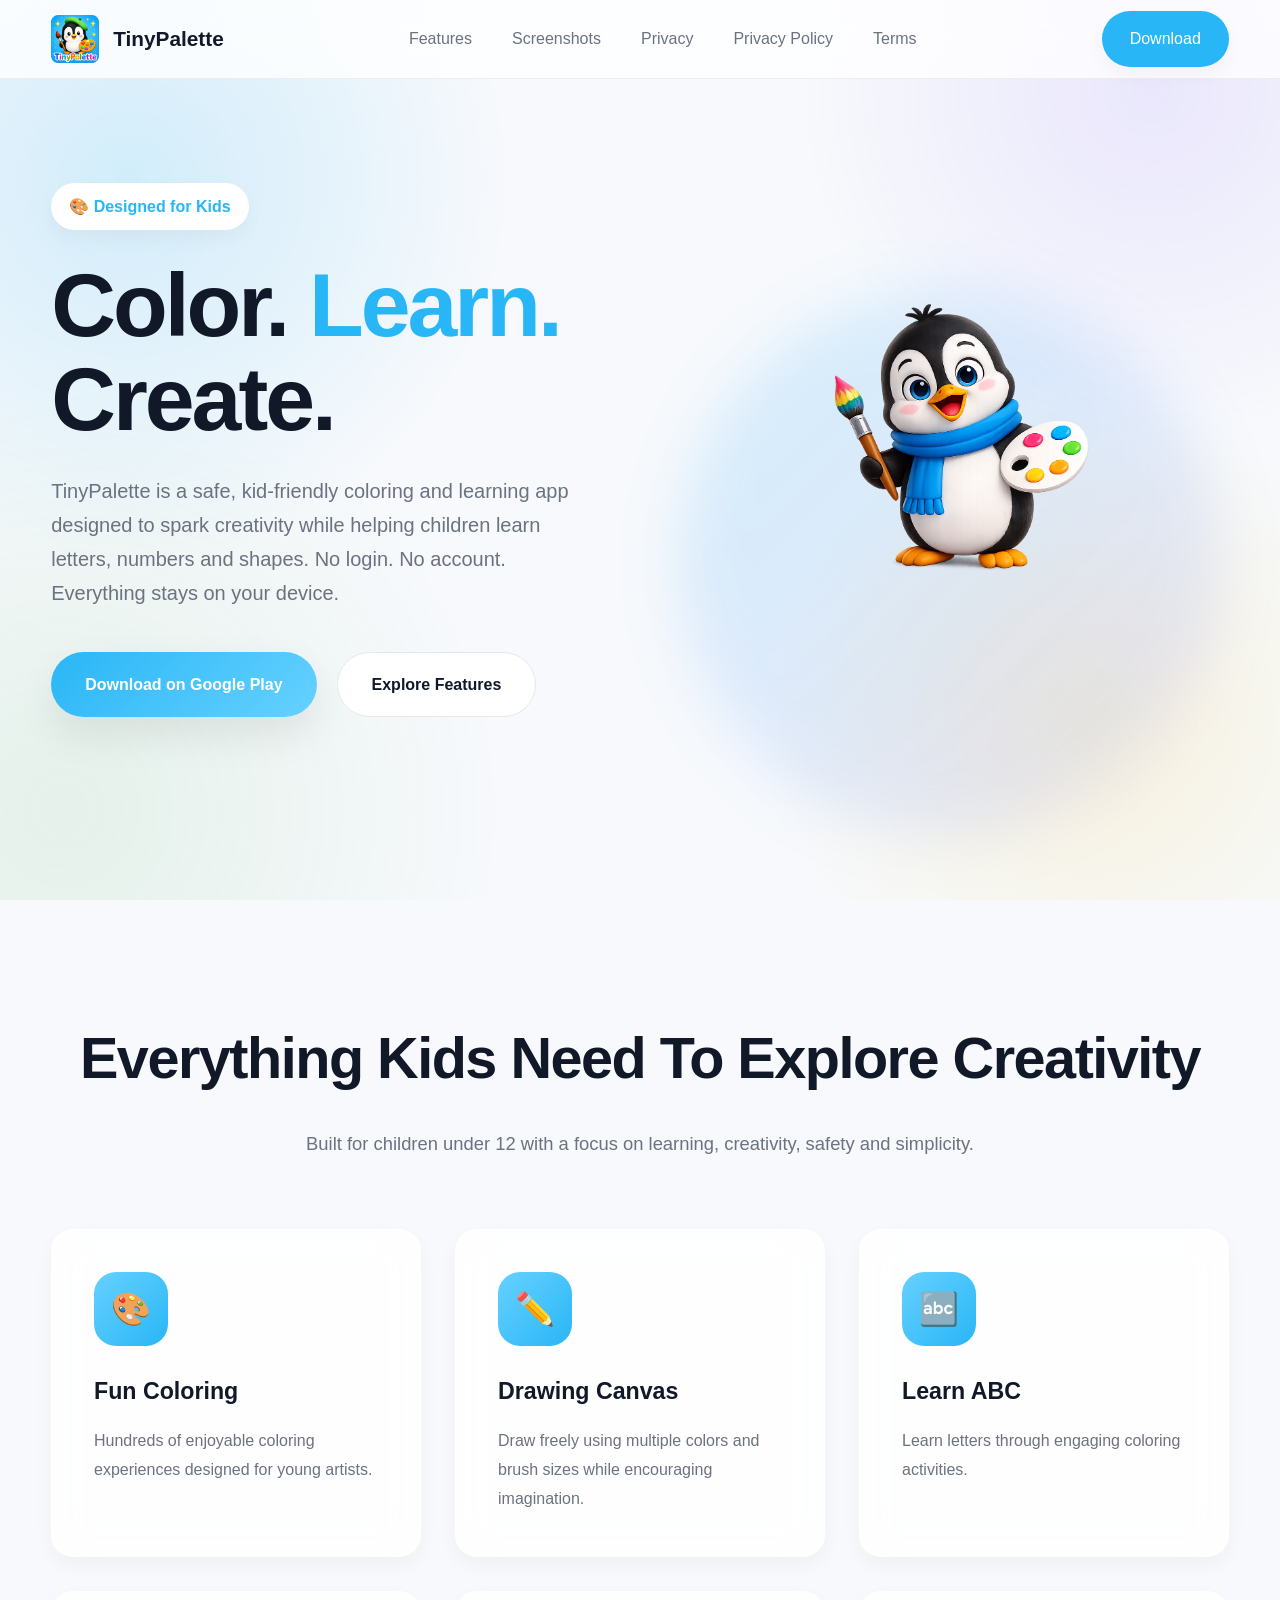
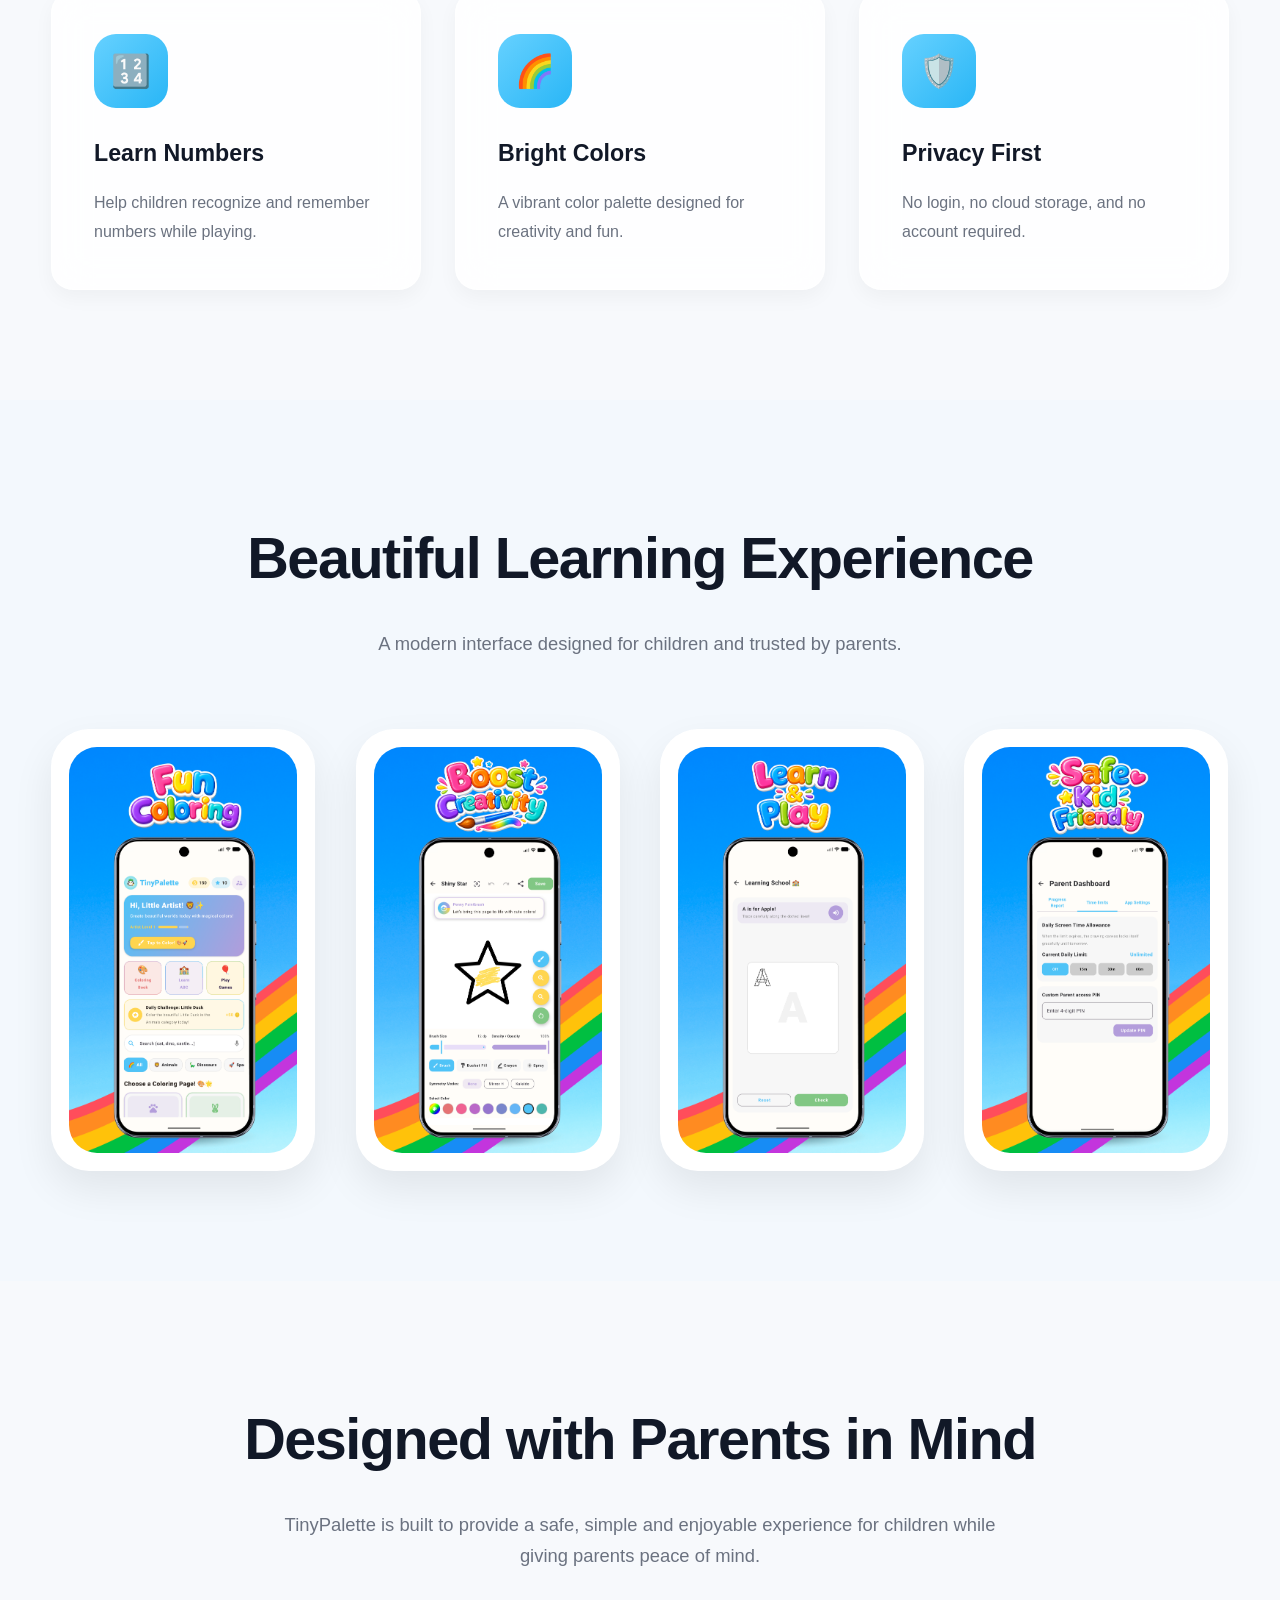
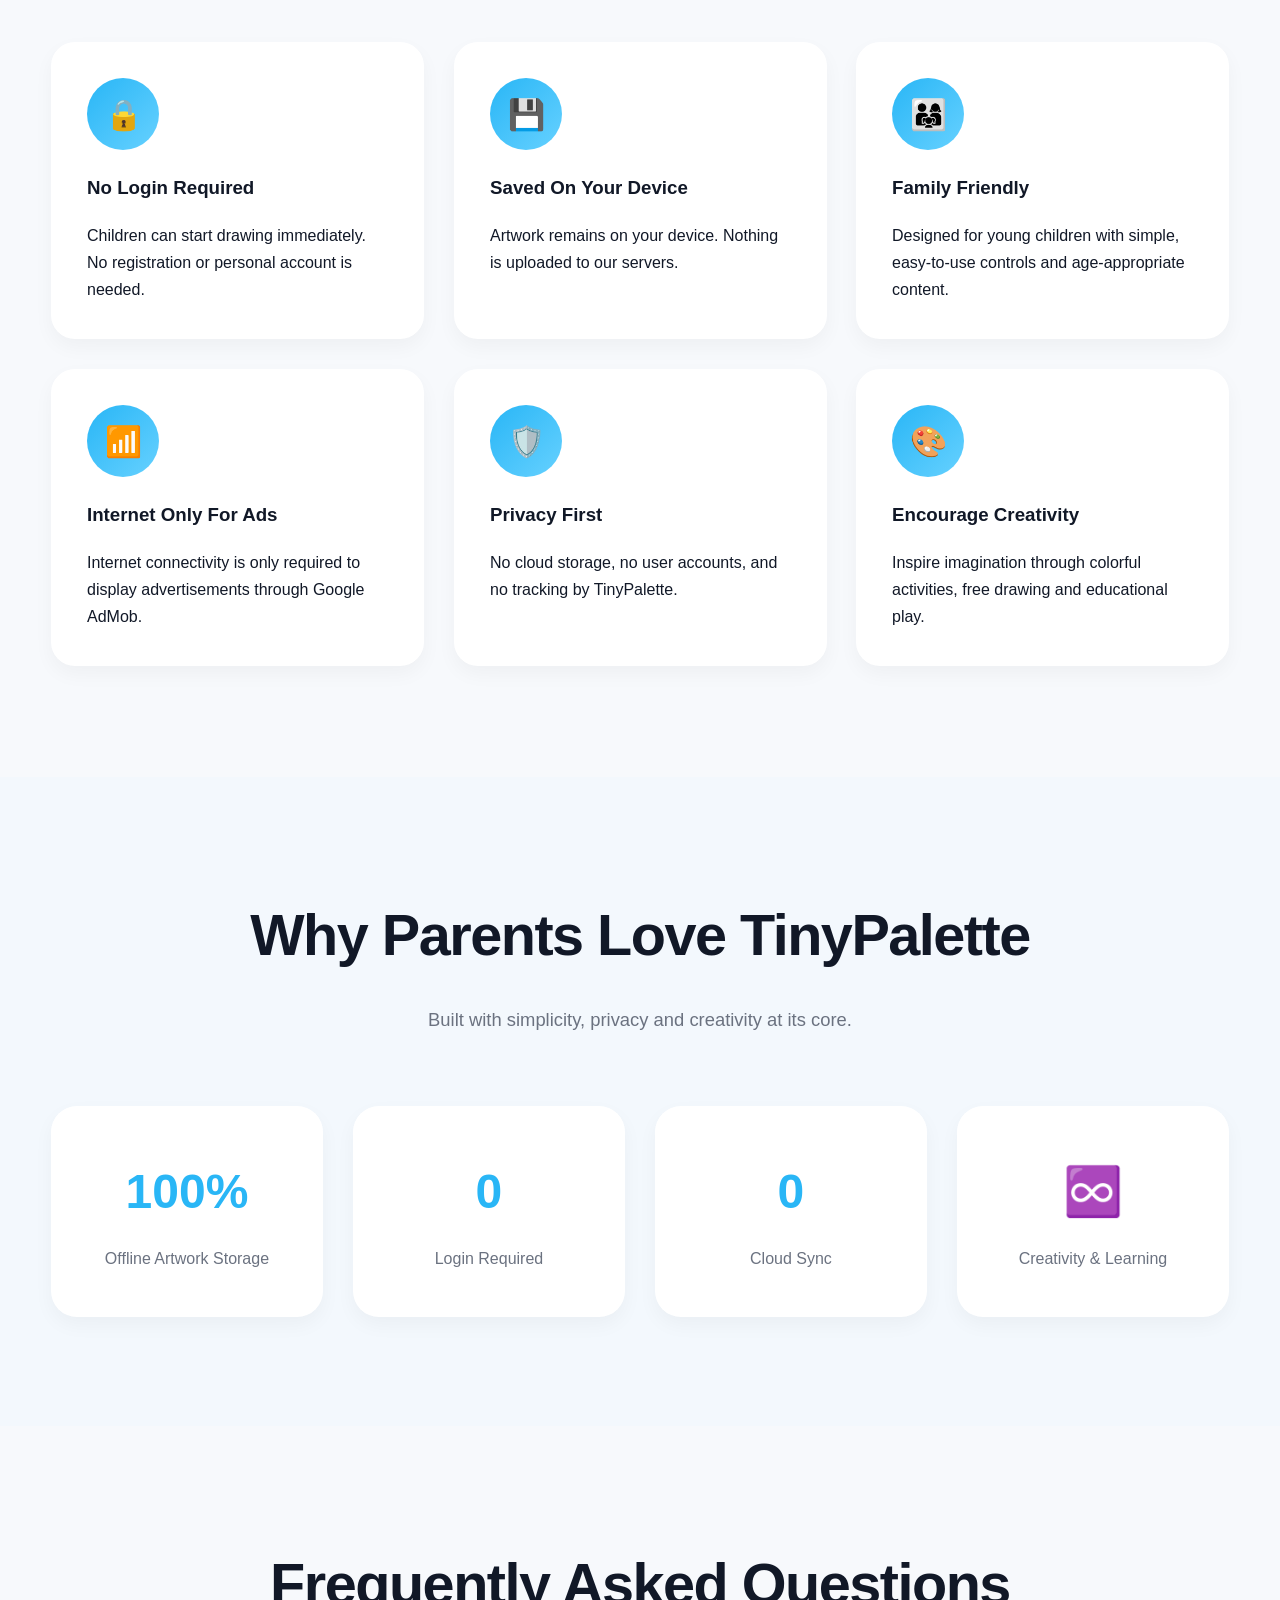
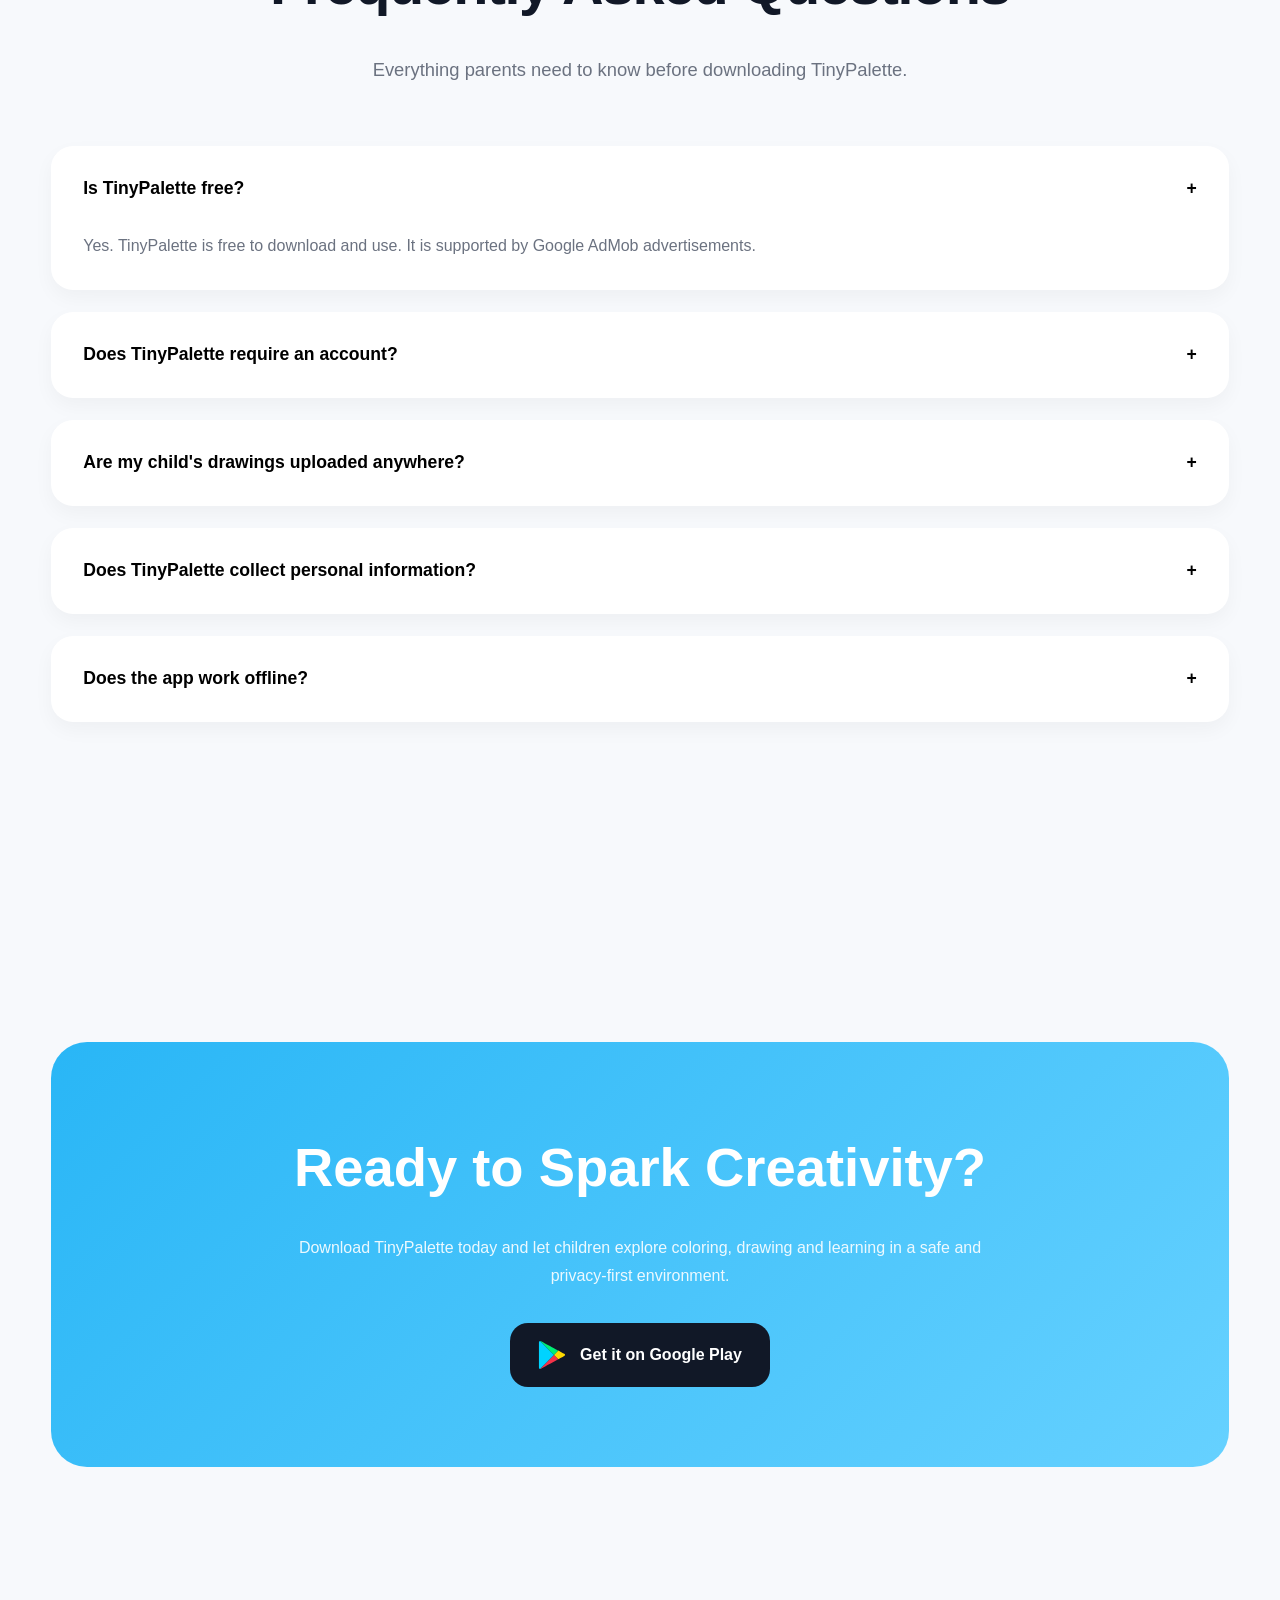
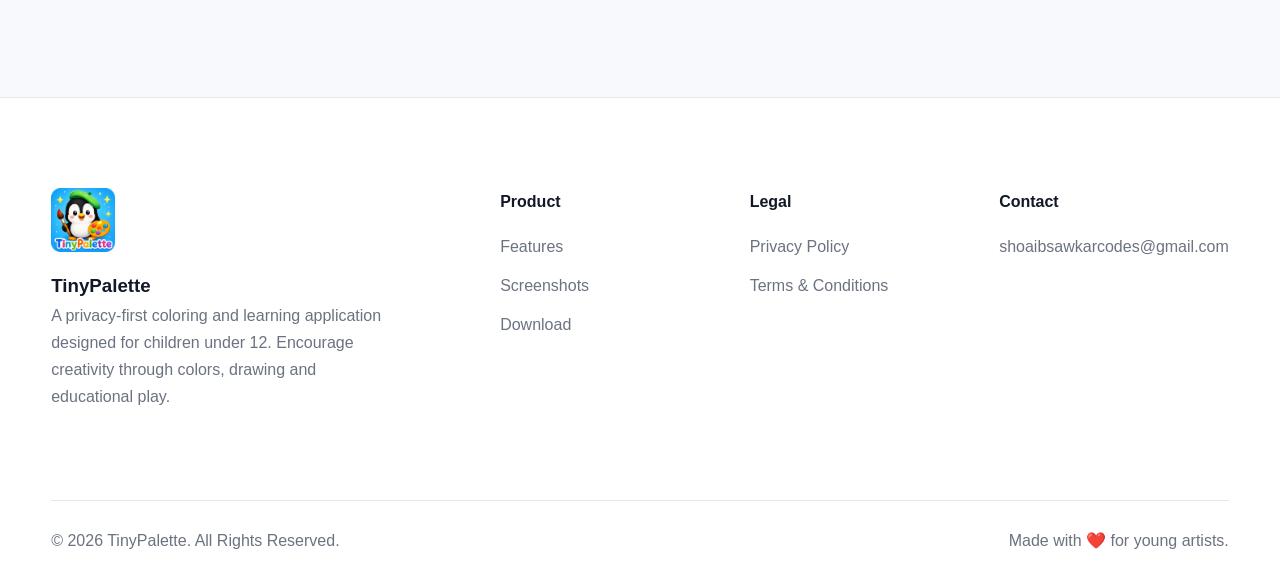
<file: index.html>
<!DOCTYPE html>
<html lang="en">

<head>

    <meta charset="UTF-8">

    <meta name="viewport"
        content="width=device-width, initial-scale=1.0">

    <meta name="description"
        content="TinyPalette is a fun coloring and learning app for kids. Color, Draw, Learn ABC, Numbers and Shapes in a safe and privacy-first environment.">

    <meta name="keywords"
        content="Kids Coloring App, Drawing App, Learn ABC, Learn Numbers, TinyPalette, Kids Learning">

    <meta name="author"
        content="TinyPalette">

    <meta name="theme-color"
        content="#29B6F6">

    <title>
        TinyPalette • Color, Learn & Create
    </title>

    <link rel="stylesheet"
        href="assets/css/style.css">

</head>

<body>

<header>

    <div class="container nav">

        <a href="index.html"
            class="logo">

            <img src="assets/images/logo.png"
                alt="TinyPalette Logo">

            <span>
                TinyPalette
            </span>

        </a>

        <nav>

            <ul class="nav-links">

                <li>
                    <a href="#features">
                        Features
                    </a>
                </li>

                <li>
                    <a href="#gallery">
                        Screenshots
                    </a>
                </li>

                <li>
                    <a href="#privacy">
                        Privacy
                    </a>
                </li>

                <li>
                    <a href="privacy-policy.html">
                        Privacy Policy
                    </a>
                </li>

                <li>
                    <a href="terms.html">
                        Terms
                    </a>
                </li>

            </ul>

        </nav>

        <a class="nav-cta"
            href="#download">

            Download

        </a>

    </div>

</header>

<section class="hero">

    <div class="container hero-grid">

        <div>

            <div class="hero-badge">

                🎨

                Designed for Kids

            </div>

            <h1 class="hero-title">

                Color.

                <span>Learn.</span>

                Create.

            </h1>

            <p class="hero-description">

                TinyPalette is a safe, kid-friendly coloring and learning app
                designed to spark creativity while helping children learn
                letters, numbers and shapes.

                No login.

                No account.

                Everything stays on your device.

            </p>

            <div class="hero-buttons">

                <a href="#download"
                    class="btn btn-primary">

                    Download on Google Play

                </a>

                <a href="#features"
                    class="btn btn-secondary">

                    Explore Features

                </a>

            </div>

        </div>

        <div class="hero-image">

            <div class="hero-blob"></div>

            <img src="assets/images/penguin-hero.png"
                alt="TinyPalette Penguin">

        </div>

    </div>

</section>

<section
    id="features"
    class="section">

    <div class="container">

        <h2 class="section-title text-center">

            Everything Kids Need
            To Explore Creativity

        </h2>

        <p class="section-subtitle text-center">

            Built for children under 12 with a focus on learning,
            creativity, safety and simplicity.

        </p>

        <div class="features-grid">

            <div class="feature-card">

                <div class="feature-icon">

                    🎨

                </div>

                <h3>

                    Fun Coloring

                </h3>

                <p>

                    Hundreds of enjoyable coloring experiences
                    designed for young artists.

                </p>

            </div>

            <div class="feature-card">

                <div class="feature-icon">

                    ✏️

                </div>

                <h3>

                    Drawing Canvas

                </h3>

                <p>

                    Draw freely using multiple colors and brush
                    sizes while encouraging imagination.

                </p>

            </div>

            <div class="feature-card">

                <div class="feature-icon">

                    🔤

                </div>

                <h3>

                    Learn ABC

                </h3>

                <p>

                    Learn letters through engaging coloring
                    activities.

                </p>

            </div>

            <div class="feature-card">

                <div class="feature-icon">

                    🔢

                </div>

                <h3>

                    Learn Numbers

                </h3>

                <p>

                    Help children recognize and remember
                    numbers while playing.

                </p>

            </div>

            <div class="feature-card">

                <div class="feature-icon">

                    🌈

                </div>

                <h3>

                    Bright Colors

                </h3>

                <p>

                    A vibrant color palette designed for
                    creativity and fun.

                </p>

            </div>

            <div class="feature-card">

                <div class="feature-icon">

                    🛡️

                </div>

                <h3>

                    Privacy First

                </h3>

                <p>

                    No login, no cloud storage,
                    and no account required.

                </p>

            </div>

        </div>

    </div>

</section>

<section id="gallery" class="section bg-soft">

    <div class="container">

        <h2 class="section-title text-center">

            Beautiful Learning Experience

        </h2>

        <p class="section-subtitle text-center">

            A modern interface designed for children and trusted by parents.

        </p>

        <div class="gallery">

            <div class="phone">

                <img
                    src="assets/images/screenshot-home.png"
                    alt="TinyPalette Home Screen">

            </div>

            <div class="phone">

                <img
                    src="assets/images/screenshot-coloring.png"
                    alt="Coloring Page">

            </div>

            <div class="phone">

                <img
                    src="assets/images/screenshot-drawing.png"
                    alt="Drawing Canvas">

            </div>

            <div class="phone">

                <img
                    src="assets/images/screenshot-learning.png"
                    alt="Learning Screen">

            </div>

        </div>

    </div>

</section>

<section
    id="privacy"
    class="section">

    <div class="container">

        <h2 class="section-title text-center">

            Designed with Parents in Mind

        </h2>

        <p class="section-subtitle text-center">

            TinyPalette is built to provide a safe, simple and
            enjoyable experience for children while giving parents
            peace of mind.

        </p>

        <div class="trust">

            <div class="trust-card">

                <div class="icon-circle">

                    🔒

                </div>

                <h3>

                    No Login Required

                </h3>

                <p>

                    Children can start drawing immediately.
                    No registration or personal account is needed.

                </p>

            </div>

            <div class="trust-card">

                <div class="icon-circle">

                    💾

                </div>

                <h3>

                    Saved On Your Device

                </h3>

                <p>

                    Artwork remains on your device.
                    Nothing is uploaded to our servers.

                </p>

            </div>

            <div class="trust-card">

                <div class="icon-circle">

                    👨‍👩‍👧

                </div>

                <h3>

                    Family Friendly

                </h3>

                <p>

                    Designed for young children with simple,
                    easy-to-use controls and age-appropriate content.

                </p>

            </div>

            <div class="trust-card">

                <div class="icon-circle">

                    📶

                </div>

                <h3>

                    Internet Only For Ads

                </h3>

                <p>

                    Internet connectivity is only required
                    to display advertisements through Google AdMob.

                </p>

            </div>

            <div class="trust-card">

                <div class="icon-circle">

                    🛡️

                </div>

                <h3>

                    Privacy First

                </h3>

                <p>

                    No cloud storage,
                    no user accounts,
                    and no tracking by TinyPalette.

                </p>

            </div>

            <div class="trust-card">

                <div class="icon-circle">

                    🎨

                </div>

                <h3>

                    Encourage Creativity

                </h3>

                <p>

                    Inspire imagination through colorful
                    activities, free drawing and educational play.

                </p>

            </div>

        </div>

    </div>

</section>

<section class="section bg-soft">

    <div class="container">

        <h2 class="section-title text-center">

            Why Parents Love TinyPalette

        </h2>

        <p class="section-subtitle text-center">

            Built with simplicity, privacy and creativity at its core.

        </p>

        <div class="stats">

            <div class="stat-card">

                <div class="stat-number">

                    100%

                </div>

                <div class="stat-label">

                    Offline Artwork Storage

                </div>

            </div>

            <div class="stat-card">

                <div class="stat-number">

                    0

                </div>

                <div class="stat-label">

                    Login Required

                </div>

            </div>

            <div class="stat-card">

                <div class="stat-number">

                    0

                </div>

                <div class="stat-label">

                    Cloud Sync

                </div>

            </div>

            <div class="stat-card">

                <div class="stat-number">

                    ♾️

                </div>

                <div class="stat-label">

                    Creativity & Learning

                </div>

            </div>

        </div>

    </div>

</section>

<section class="section">

    <div class="container">

        <h2 class="section-title text-center">

            Frequently Asked Questions

        </h2>

        <p class="section-subtitle text-center">

            Everything parents need to know before downloading TinyPalette.

        </p>

        <div class="faq">

            <div class="faq-item active">

                <button class="faq-question">

                    Is TinyPalette free?

                    <span>+</span>

                </button>

                <div class="faq-answer">

                    Yes. TinyPalette is free to download and use. It is supported by Google AdMob advertisements.

                </div>

            </div>

            <div class="faq-item">

                <button class="faq-question">

                    Does TinyPalette require an account?

                    <span>+</span>

                </button>

                <div class="faq-answer">

                    No. There is no sign-up, login or account creation required.

                </div>

            </div>

            <div class="faq-item">

                <button class="faq-question">

                    Are my child's drawings uploaded anywhere?

                    <span>+</span>

                </button>

                <div class="faq-answer">

                    No. All artwork stays on your device unless you choose to save or share it yourself.

                </div>

            </div>

            <div class="faq-item">

                <button class="faq-question">

                    Does TinyPalette collect personal information?

                    <span>+</span>

                </button>

                <div class="faq-answer">

                    TinyPalette does not require personal information to use the app. Please refer to our Privacy Policy for complete details.

                </div>

            </div>

            <div class="faq-item">

                <button class="faq-question">

                    Does the app work offline?

                    <span>+</span>

                </button>

                <div class="faq-answer">

                    Yes. Drawing, coloring and learning activities work offline. Internet access is only needed for loading advertisements.

                </div>

            </div>

        </div>

    </div>

</section>

<section
    id="download"
    class="section">

    <div class="container">

        <div class="cta">

            <h2>

                Ready to Spark Creativity?

            </h2>

            <p>

                Download TinyPalette today and let children explore coloring,
                drawing and learning in a safe and privacy-first environment.

            </p>

            <a
                href="#"
                class="play-badge">

                <img
                    src="assets/images/google-play.svg"
                    alt="Google Play"
                    width="28">

                Get it on Google Play

            </a>

        </div>

    </div>

</section>

<footer>

    <div class="container">

        <div class="footer-grid">

            <div class="footer-brand">

                <img
                    src="assets/images/logo.png"
                    alt="TinyPalette">

                <h3>

                    TinyPalette

                </h3>

                <p>

                    A privacy-first coloring and learning application
                    designed for children under 12.

                    Encourage creativity through colors,
                    drawing and educational play.

                </p>

            </div>

            <div class="footer-links">

                <h4>

                    Product

                </h4>

                <ul>

                    <li>

                        <a href="#features">

                            Features

                        </a>

                    </li>

                    <li>

                        <a href="#gallery">

                            Screenshots

                        </a>

                    </li>

                    <li>

                        <a href="#download">

                            Download

                        </a>

                    </li>

                </ul>

            </div>

            <div class="footer-links">

                <h4>

                    Legal

                </h4>

                <ul>

                    <li>

                        <a href="privacy-policy.html">

                            Privacy Policy

                        </a>

                    </li>

                    <li>

                        <a href="terms.html">

                            Terms & Conditions

                        </a>

                    </li>

                </ul>

            </div>

            <div class="footer-links">

                <h4>

                    Contact

                </h4>

                <ul>

                    <li>

                        <a href="mailto:shoaibsawkarcodes@gmail.com">

                            shoaibsawkarcodes@gmail.com

                        </a>

                    </li>

                </ul>

            </div>

        </div>

        <div class="footer-bottom">

            <p>

                © 2026 TinyPalette. All Rights Reserved.

            </p>

            <p>

                Made with ❤️ for young artists.

            </p>

        </div>

    </div>

</footer>

<script>

document.addEventListener("DOMContentLoaded", () => {

    /* =====================================
       FAQ Accordion
    ===================================== */

    const faqItems = document.querySelectorAll(".faq-item");

    faqItems.forEach(item => {

        const button = item.querySelector(".faq-question");

        button.addEventListener("click", () => {

            if (item.classList.contains("active")) {

                item.classList.remove("active");
                return;

            }

            faqItems.forEach(faq => faq.classList.remove("active"));

            item.classList.add("active");

        });

    });

    /* =====================================
       Reveal Animation
    ===================================== */

    const reveals = document.querySelectorAll(

        ".feature-card, .trust-card, .phone, .stat-card, .policy-card, .cta"

    );

    const observer = new IntersectionObserver(

        entries => {

            entries.forEach(entry => {

                if (entry.isIntersecting) {

                    entry.target.classList.add("fade-up");

                    observer.unobserve(entry.target);

                }

            });

        },

        {
            threshold: 0.15
        }

    );

    reveals.forEach(section => observer.observe(section));

    /* =====================================
       Smooth Navigation
    ===================================== */

    document.querySelectorAll('a[href^="#"]').forEach(anchor => {

        anchor.addEventListener("click", function(e) {

            const target = document.querySelector(

                this.getAttribute("href")

            );

            if (!target) return;

            e.preventDefault();

            window.scrollTo({

                top: target.offsetTop - 70,

                behavior: "smooth"

            });

        });

    });

    /* =====================================
       Header Background
    ===================================== */

    const header = document.querySelector("header");

    window.addEventListener("scroll", () => {

        if (window.scrollY > 40) {

            header.style.boxShadow =
                "0 8px 35px rgba(0,0,0,.08)";

        } else {

            header.style.boxShadow = "none";

        }

    });

});

</script>

</body>

</html>
</file>
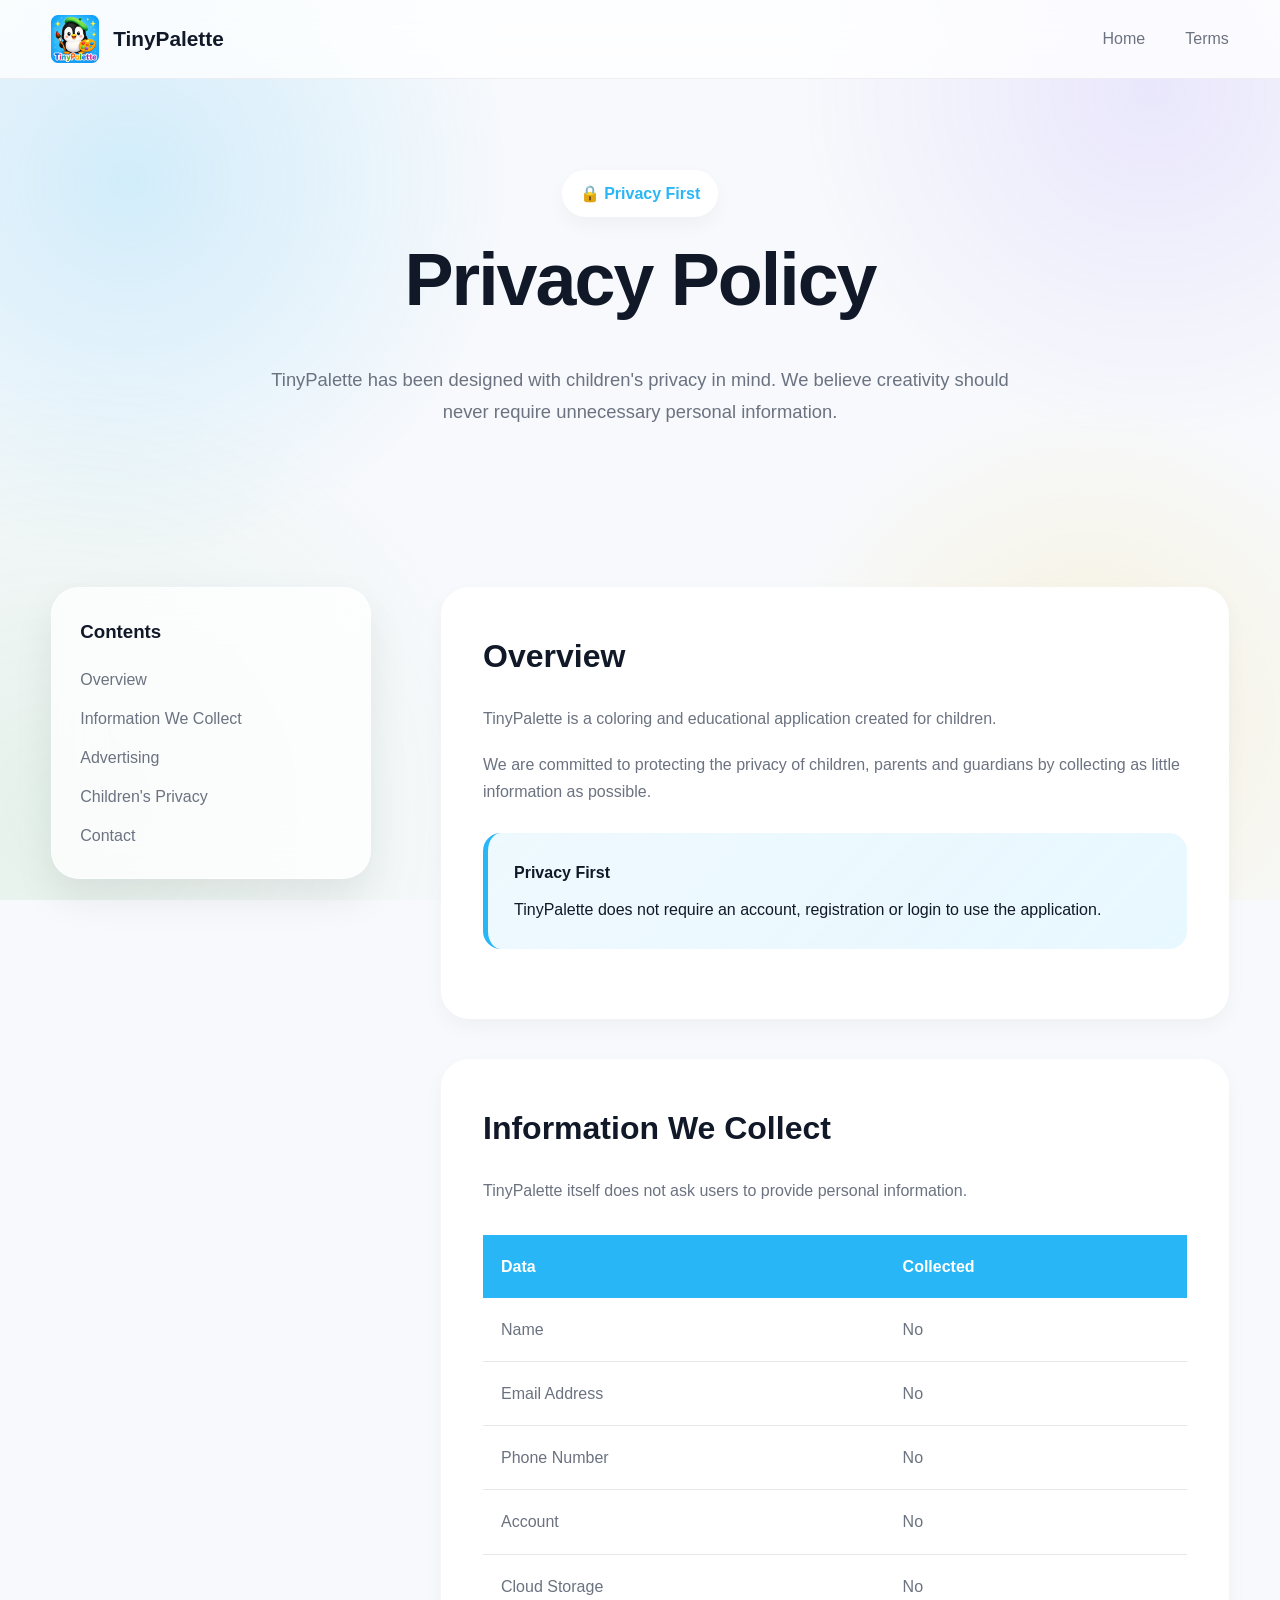
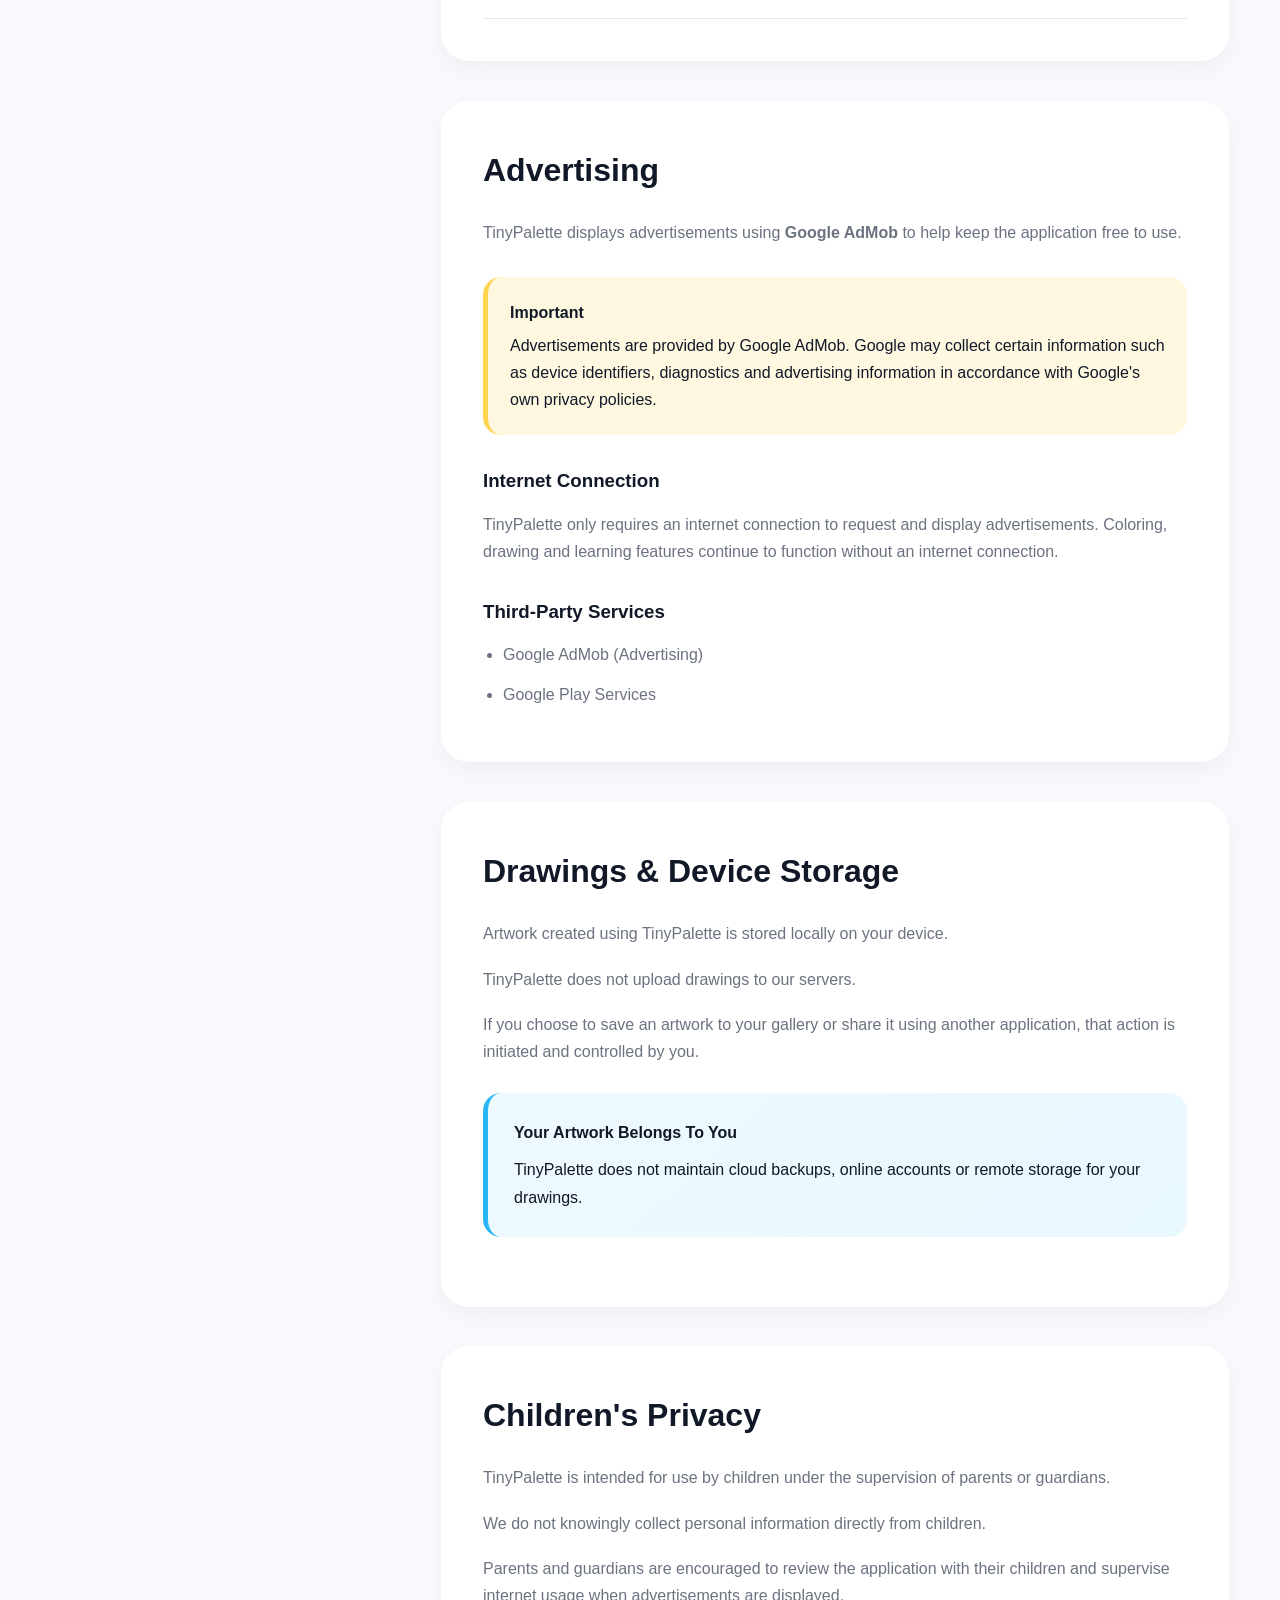
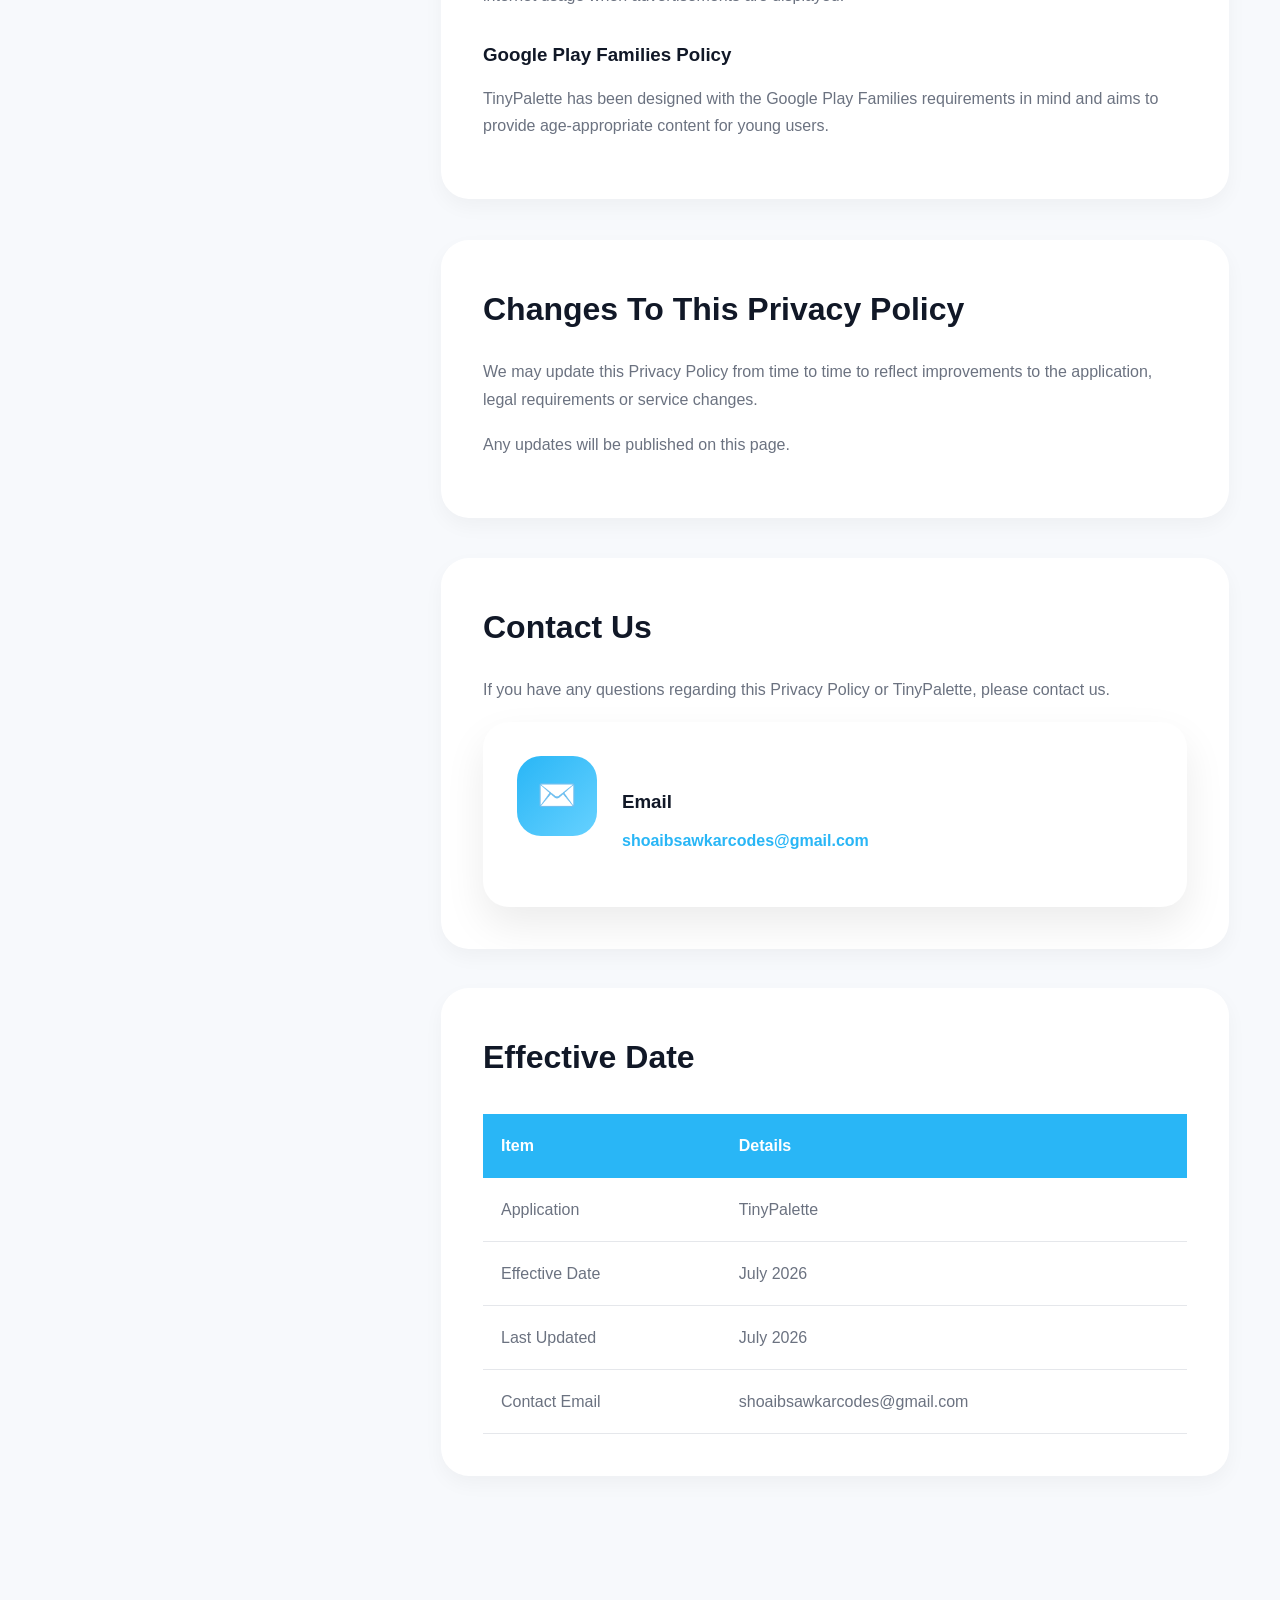
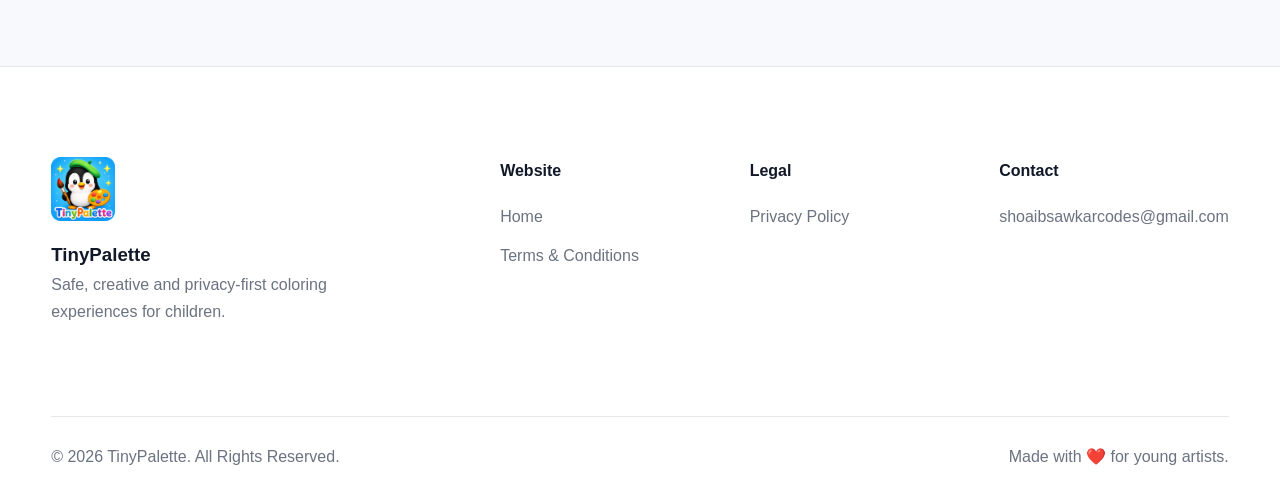
<file: privacy-policy.html>
<!DOCTYPE html>
<html lang="en">

<head>

    <meta charset="UTF-8">

    <meta name="viewport"
        content="width=device-width, initial-scale=1.0">

    <meta name="description"
        content="TinyPalette Privacy Policy">

    <meta name="theme-color"
        content="#29B6F6">

    <title>

        Privacy Policy • TinyPalette

    </title>

    <link
        rel="stylesheet"
        href="assets/css/style.css">

</head>

<body>

<header>

    <div class="container nav">

        <a
            href="index.html"
            class="logo">

            <img
                src="assets/images/logo.png"
                alt="TinyPalette">

            <span>

                TinyPalette

            </span>

        </a>

        <nav>

            <ul class="nav-links">

                <li>

                    <a href="index.html">

                        Home

                    </a>

                </li>

                <li>

                    <a href="terms.html">

                        Terms

                    </a>

                </li>

            </ul>

        </nav>

    </div>

</header>

<section class="page-hero">

    <div class="container">

        <span class="badge">

            🔒 Privacy First

        </span>

        <h1>

            Privacy Policy

        </h1>

        <p>

            TinyPalette has been designed with children's privacy in mind.
            We believe creativity should never require unnecessary personal
            information.

        </p>

    </div>

</section>

<section class="section-sm">

    <div class="container policy-wrapper">

        <aside class="policy-sidebar">

            <div class="glass">

                <h3>

                    Contents

                </h3>

                <ul>

                    <li>
                        <a href="#overview">
                            Overview
                        </a>
                    </li>

                    <li>
                        <a href="#collection">
                            Information We Collect
                        </a>
                    </li>

                    <li>
                        <a href="#ads">
                            Advertising
                        </a>
                    </li>

                    <li>
                        <a href="#children">
                            Children's Privacy
                        </a>
                    </li>

                    <li>
                        <a href="#contact">
                            Contact
                        </a>
                    </li>

                </ul>

            </div>

        </aside>

        <div class="policy-content">

            <div
                class="policy-card"
                id="overview">

                <h2>

                    Overview

                </h2>

                <p>

                    TinyPalette is a coloring and educational application
                    created for children.

                </p>

                <p>

                    We are committed to protecting the privacy of children,
                    parents and guardians by collecting as little information
                    as possible.

                </p>

                <div class="highlight">

                    <strong>

                        Privacy First

                    </strong>

                    TinyPalette does not require an account,
                    registration or login to use the application.

                </div>

            </div>

            <div
                class="policy-card"
                id="collection">

                <h2>

                    Information We Collect

                </h2>

                <p>

                    TinyPalette itself does not ask users to provide
                    personal information.

                </p>

                <table class="table">

                    <tr>

                        <th>

                            Data

                        </th>

                        <th>

                            Collected

                        </th>

                    </tr>

                    <tr>

                        <td>

                            Name

                        </td>

                        <td>

                            No

                        </td>

                    </tr>

                    <tr>

                        <td>

                            Email Address

                        </td>

                        <td>

                            No

                        </td>

                    </tr>

                    <tr>

                        <td>

                            Phone Number

                        </td>

                        <td>

                            No

                        </td>

                    </tr>

                    <tr>

                        <td>

                            Account

                        </td>

                        <td>

                            No

                        </td>

                    </tr>

                    <tr>

                        <td>

                            Cloud Storage

                        </td>

                        <td>

                            No

                        </td>

                    </tr>

                </table>

            </div>
                        <div
                class="policy-card"
                id="ads">

                <h2>

                    Advertising

                </h2>

                <p>

                    TinyPalette displays advertisements using
                    <strong>Google AdMob</strong> to help keep the
                    application free to use.

                </p>

                <div class="alert">

                    <div>

                        <strong>

                            Important

                        </strong>

                        Advertisements are provided by Google AdMob.
                        Google may collect certain information such as
                        device identifiers, diagnostics and advertising
                        information in accordance with Google's own
                        privacy policies.

                    </div>

                </div>

                <h3>

                    Internet Connection

                </h3>

                <p>

                    TinyPalette only requires an internet connection
                    to request and display advertisements.

                    Coloring, drawing and learning features continue
                    to function without an internet connection.

                </p>

                <h3>

                    Third-Party Services

                </h3>

                <ul>

                    <li>

                        Google AdMob (Advertising)

                    </li>

                    <li>

                        Google Play Services

                    </li>

                </ul>

            </div>

            <div
                class="policy-card">

                <h2>

                    Drawings & Device Storage

                </h2>

                <p>

                    Artwork created using TinyPalette is stored
                    locally on your device.

                </p>

                <p>

                    TinyPalette does not upload drawings to
                    our servers.

                </p>

                <p>

                    If you choose to save an artwork to your gallery
                    or share it using another application,
                    that action is initiated and controlled by you.

                </p>

                <div class="highlight">

                    <strong>

                        Your Artwork Belongs To You

                    </strong>

                    TinyPalette does not maintain cloud backups,
                    online accounts or remote storage for your drawings.

                </div>

            </div>

            <div
                class="policy-card"
                id="children">

                <h2>

                    Children's Privacy

                </h2>

                <p>

                    TinyPalette is intended for use by children
                    under the supervision of parents or guardians.

                </p>

                <p>

                    We do not knowingly collect personal information
                    directly from children.

                </p>

                <p>

                    Parents and guardians are encouraged to review
                    the application with their children and supervise
                    internet usage when advertisements are displayed.

                </p>

                <h3>

                    Google Play Families Policy

                </h3>

                <p>

                    TinyPalette has been designed with the
                    Google Play Families requirements in mind and
                    aims to provide age-appropriate content for
                    young users.

                </p>

            </div>

            <div
                class="policy-card">

                <h2>

                    Changes To This Privacy Policy

                </h2>

                <p>

                    We may update this Privacy Policy from time to
                    time to reflect improvements to the application,
                    legal requirements or service changes.

                </p>

                <p>

                    Any updates will be published on this page.

                </p>

            </div>
                        <div
                class="policy-card"
                id="contact">

                <h2>

                    Contact Us

                </h2>

                <p>

                    If you have any questions regarding this
                    Privacy Policy or TinyPalette, please contact us.

                </p>

                <div class="contact-card">

                    <div class="contact-icon">

                        ✉️

                    </div>

                    <div>

                        <h3>

                            Email

                        </h3>

                        <p>

                            <a
                                class="link"
                                href="mailto:shoaibsawkarcodes@gmail.com">

                                shoaibsawkarcodes@gmail.com

                            </a>

                        </p>

                    </div>

                </div>

            </div>

            <div class="policy-card">

                <h2>

                    Effective Date

                </h2>

                <table class="table">

                    <tr>

                        <th>

                            Item

                        </th>

                        <th>

                            Details

                        </th>

                    </tr>

                    <tr>

                        <td>

                            Application

                        </td>

                        <td>

                            TinyPalette

                        </td>

                    </tr>

                    <tr>

                        <td>

                            Effective Date

                        </td>

                        <td>

                            July 2026

                        </td>

                    </tr>

                    <tr>

                        <td>

                            Last Updated

                        </td>

                        <td>

                            July 2026

                        </td>

                    </tr>

                    <tr>

                        <td>

                            Contact Email

                        </td>

                        <td>

                            shoaibsawkarcodes@gmail.com

                        </td>

                    </tr>

                </table>

            </div>

        </div>

    </div>

</section>

<footer>

    <div class="container">

        <div class="footer-grid">

            <div class="footer-brand">

                <img
                    src="assets/images/logo.png"
                    alt="TinyPalette Logo">

                <h3>

                    TinyPalette

                </h3>

                <p>

                    Safe, creative and privacy-first coloring
                    experiences for children.

                </p>

            </div>

            <div class="footer-links">

                <h4>

                    Website

                </h4>

                <ul>

                    <li>

                        <a href="index.html">

                            Home

                        </a>

                    </li>

                    <li>

                        <a href="terms.html">

                            Terms & Conditions

                        </a>

                    </li>

                </ul>

            </div>

            <div class="footer-links">

                <h4>

                    Legal

                </h4>

                <ul>

                    <li>

                        <a href="privacy-policy.html">

                            Privacy Policy

                        </a>

                    </li>

                </ul>

            </div>

            <div class="footer-links">

                <h4>

                    Contact

                </h4>

                <ul>

                    <li>

                        <a href="mailto:shoaibsawkarcodes@gmail.com">

                            shoaibsawkarcodes@gmail.com

                        </a>

                    </li>

                </ul>

            </div>

        </div>

        <div class="footer-bottom">

            <p>

                © 2026 TinyPalette. All Rights Reserved.

            </p>

            <p>

                Made with ❤️ for young artists.

            </p>

        </div>

    </div>

</footer>

<script>

document.querySelectorAll('a[href^="#"]').forEach(anchor => {

    anchor.addEventListener("click", function(e){

        const target = document.querySelector(
            this.getAttribute("href")
        );

        if(!target) return;

        e.preventDefault();

        window.scrollTo({

            top: target.offsetTop - 80,

            behavior: "smooth"

        });

    });

});

</script>

</body>

</html>
</file>
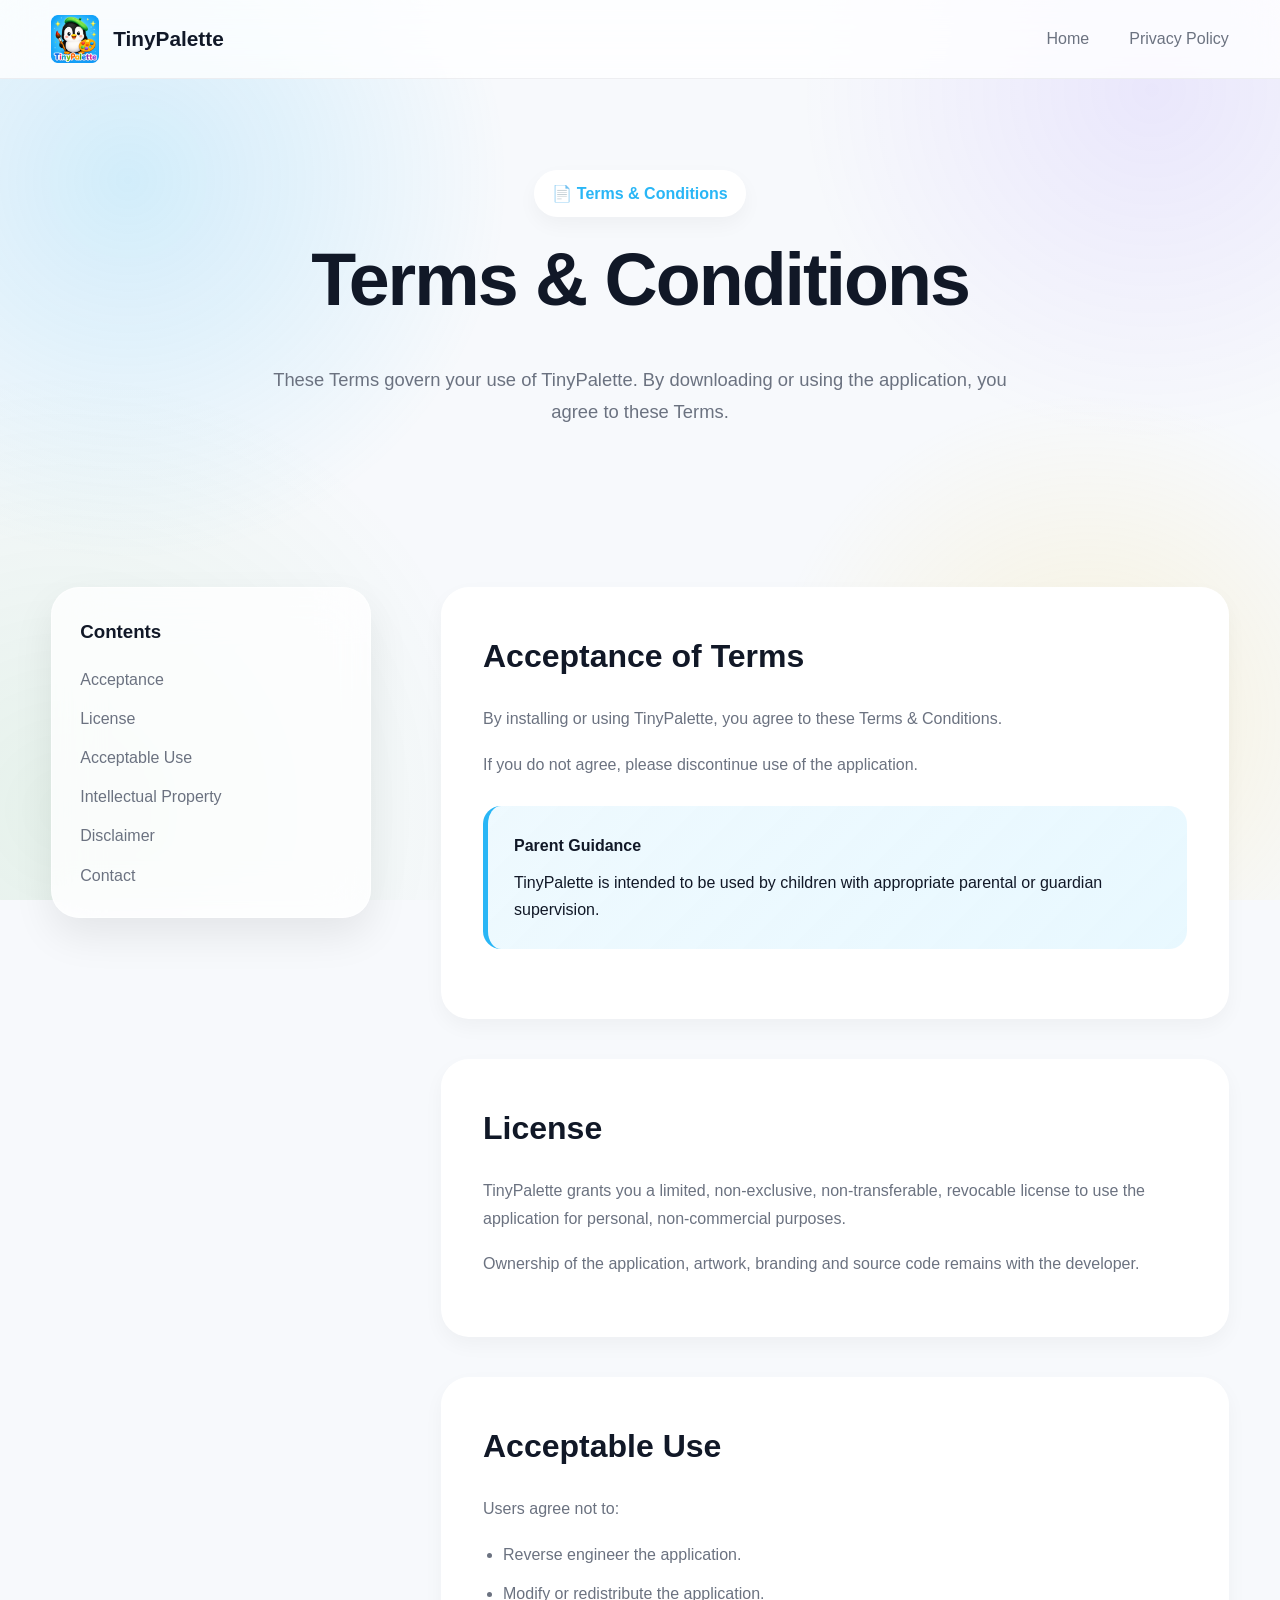
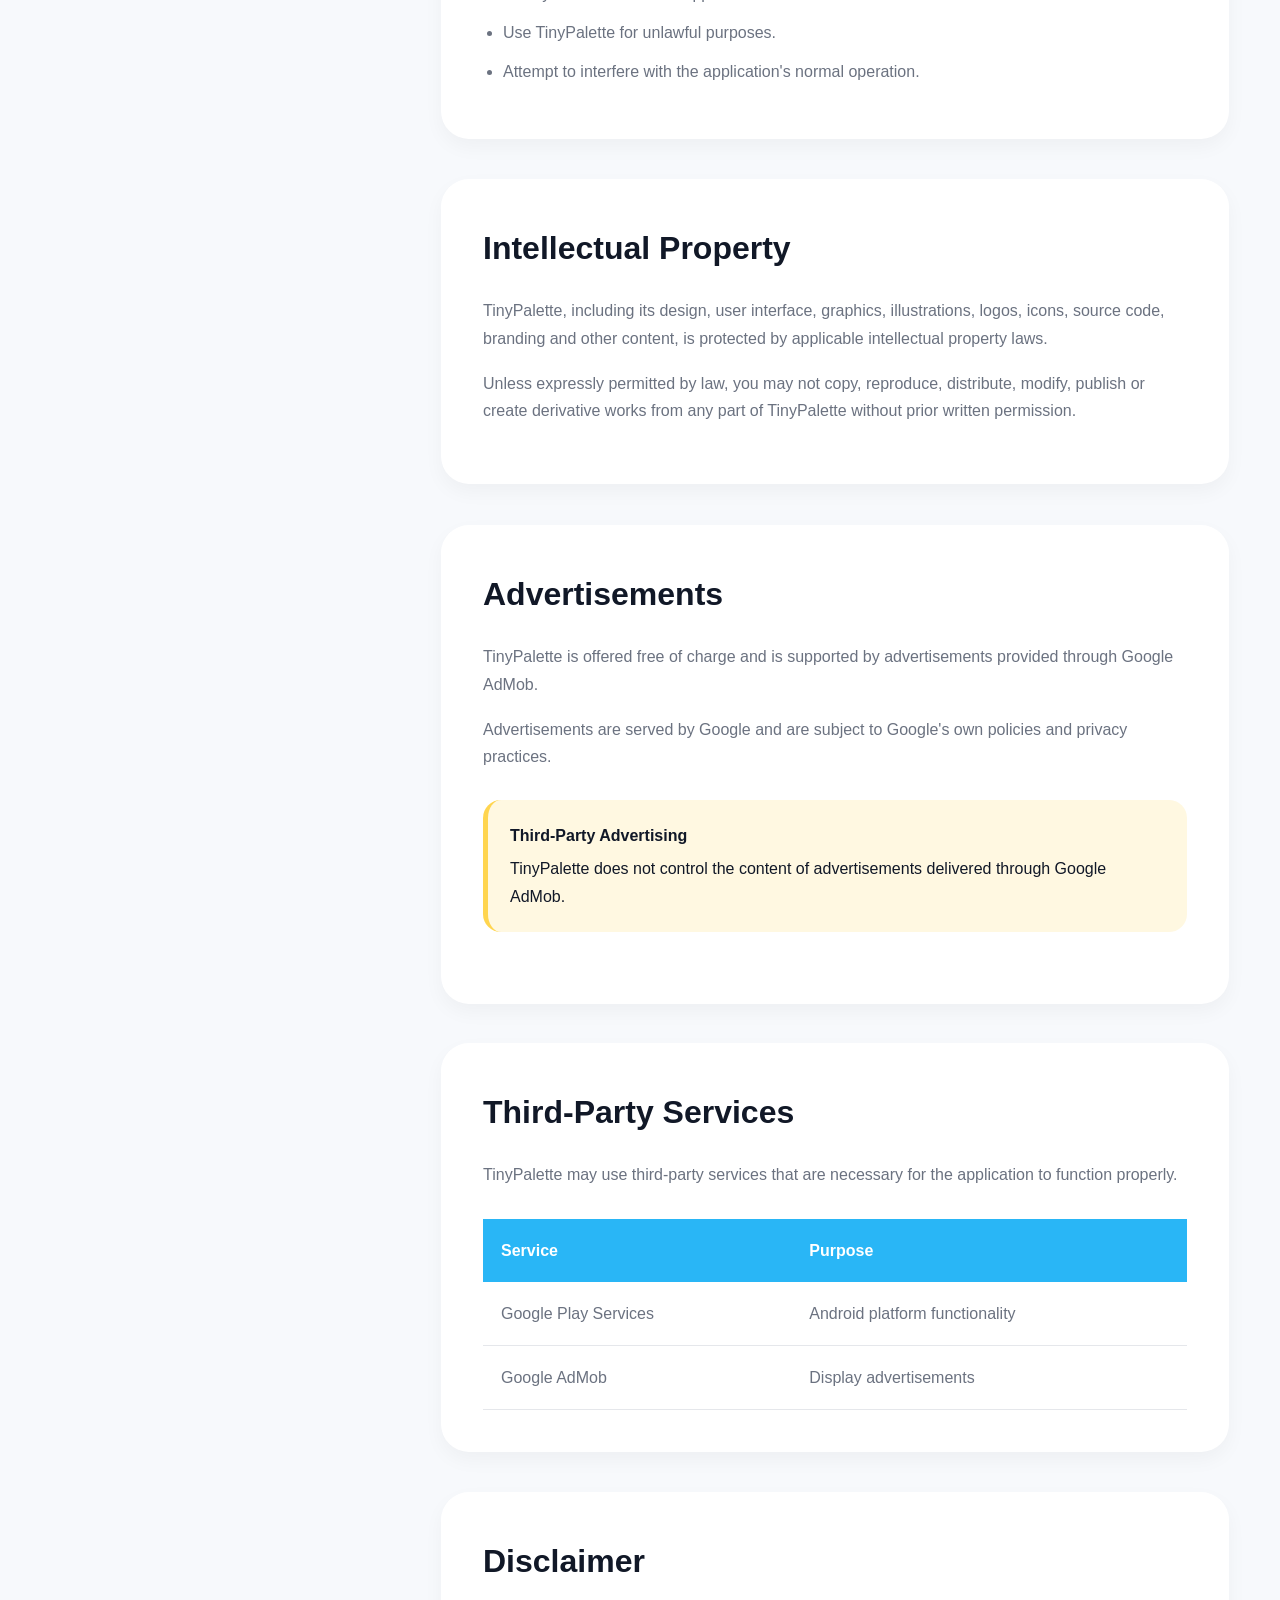
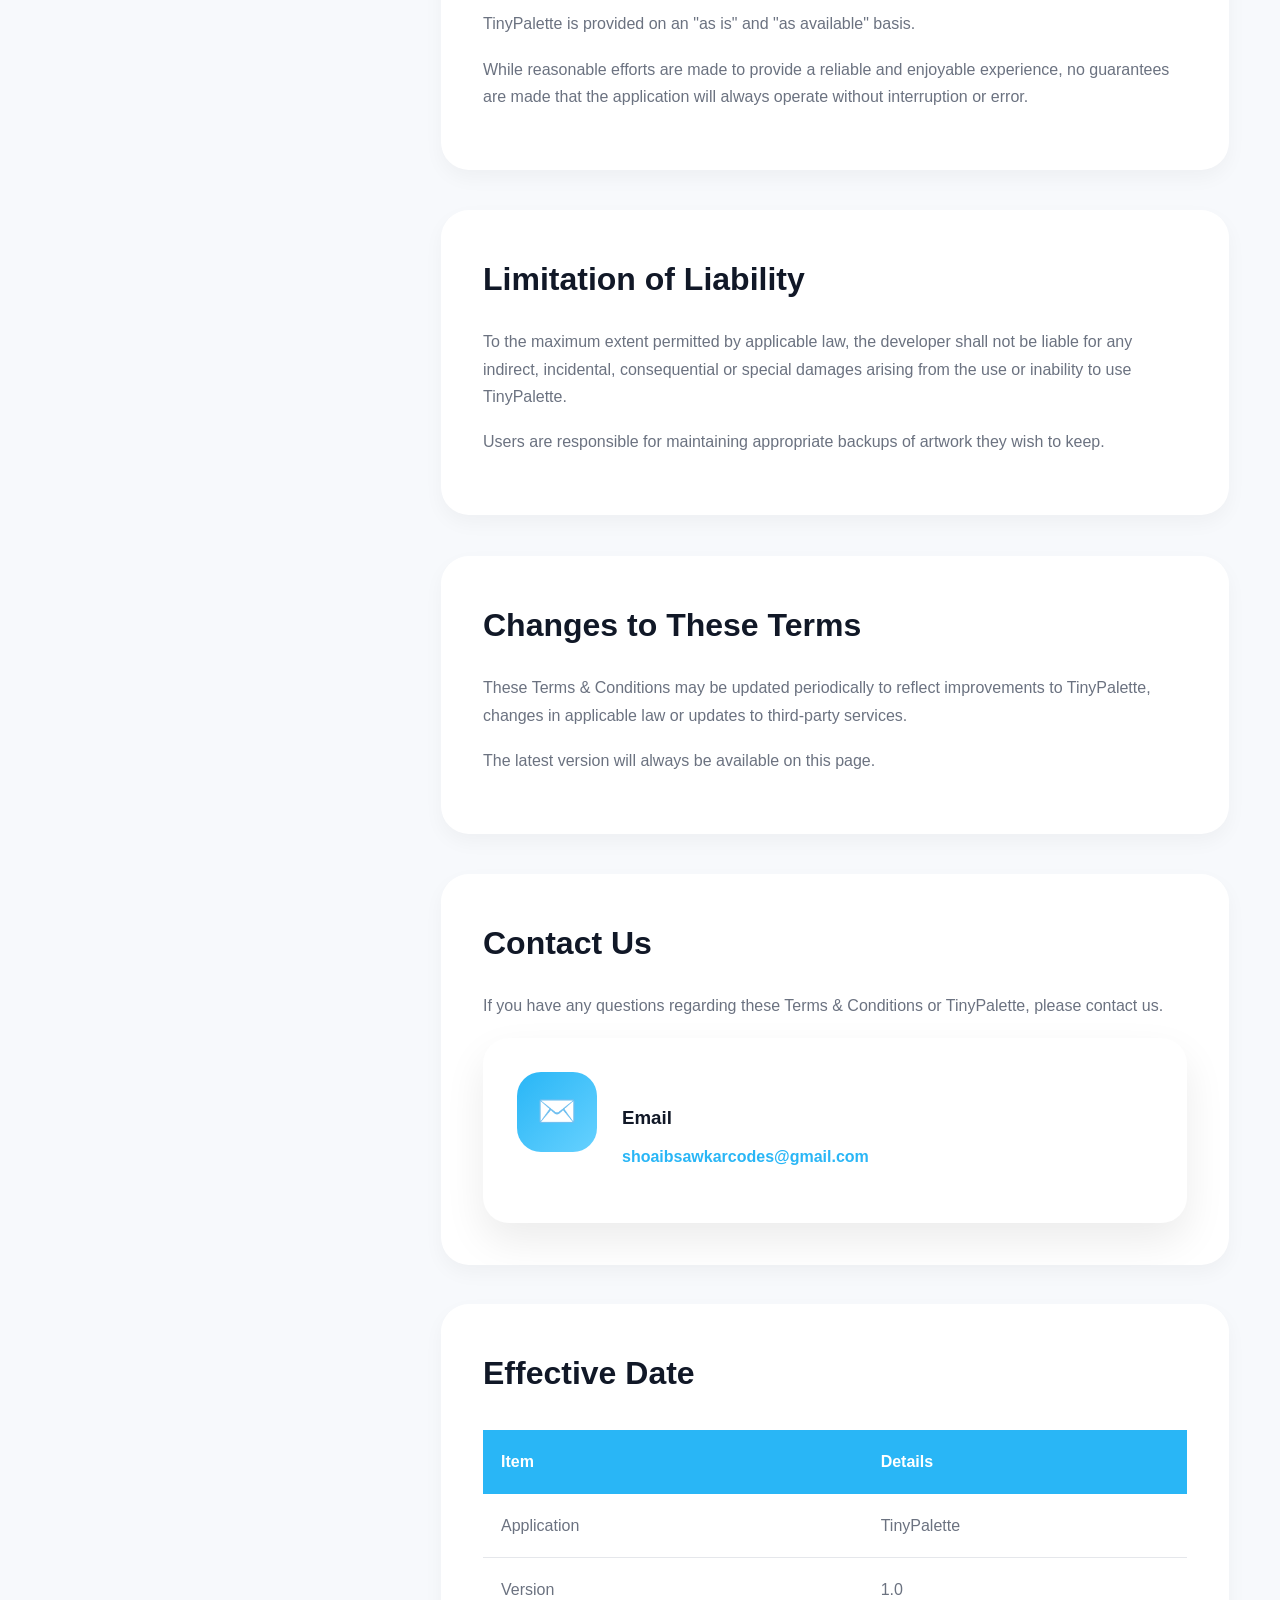
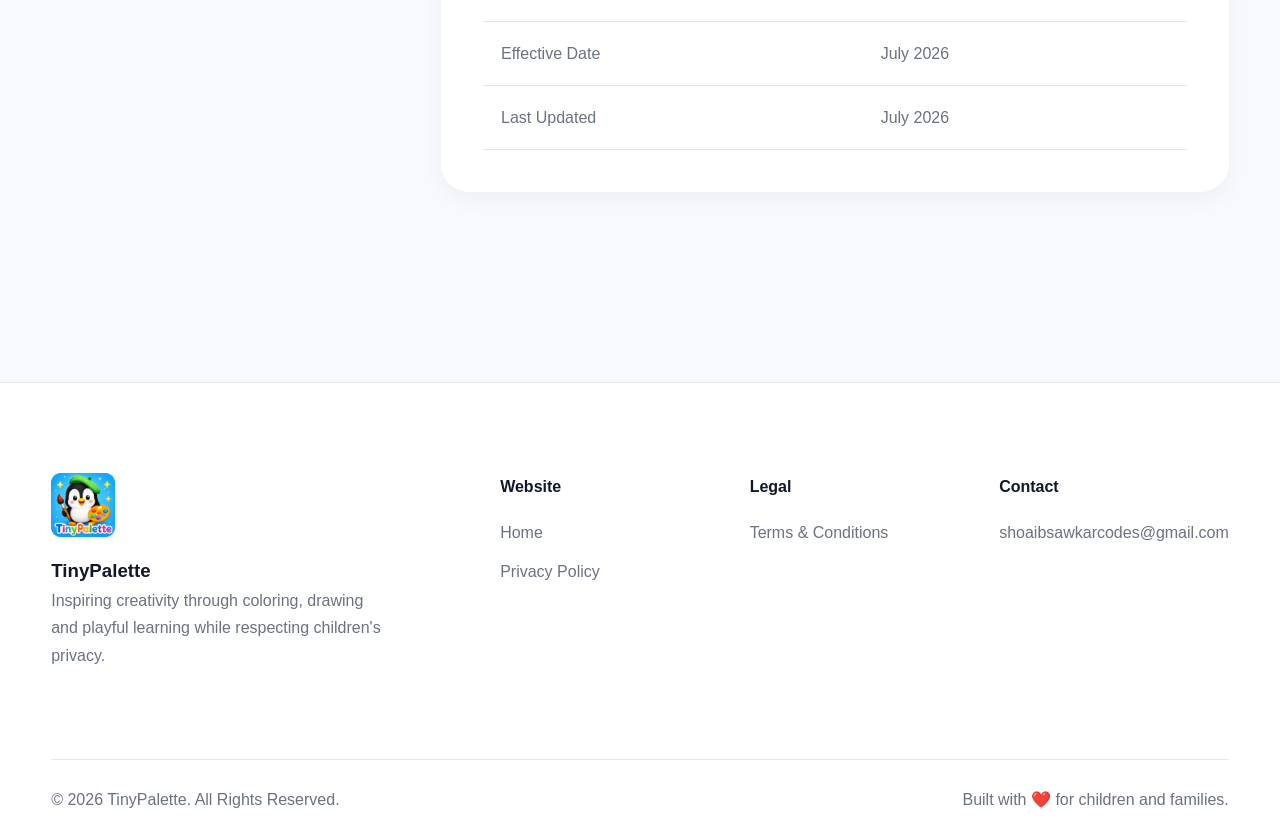
<file: terms.html>
<!DOCTYPE html>
<html lang="en">

<head>

    <meta charset="UTF-8">

    <meta
        name="viewport"
        content="width=device-width, initial-scale=1.0">

    <meta
        name="description"
        content="TinyPalette Terms & Conditions">

    <meta
        name="theme-color"
        content="#29B6F6">

    <title>

        Terms & Conditions • TinyPalette

    </title>

    <link
        rel="stylesheet"
        href="assets/css/style.css">

</head>

<body>

<header>

    <div class="container nav">

        <a
            href="index.html"
            class="logo">

            <img
                src="assets/images/logo.png"
                alt="TinyPalette Logo">

            <span>

                TinyPalette

            </span>

        </a>

        <nav>

            <ul class="nav-links">

                <li>

                    <a href="index.html">

                        Home

                    </a>

                </li>

                <li>

                    <a href="privacy-policy.html">

                        Privacy Policy

                    </a>

                </li>

            </ul>

        </nav>

    </div>

</header>

<section class="page-hero">

    <div class="container">

        <span class="badge">

            📄 Terms & Conditions

        </span>

        <h1>

            Terms & Conditions

        </h1>

        <p>

            These Terms govern your use of TinyPalette.
            By downloading or using the application,
            you agree to these Terms.

        </p>

    </div>

</section>

<section class="section-sm">

    <div class="container policy-wrapper">

        <aside class="policy-sidebar">

            <div class="glass">

                <h3>

                    Contents

                </h3>

                <ul>

                    <li>

                        <a href="#acceptance">

                            Acceptance

                        </a>

                    </li>

                    <li>

                        <a href="#license">

                            License

                        </a>

                    </li>

                    <li>

                        <a href="#usage">

                            Acceptable Use

                        </a>

                    </li>

                    <li>

                        <a href="#ip">

                            Intellectual Property

                        </a>

                    </li>

                    <li>

                        <a href="#disclaimer">

                            Disclaimer

                        </a>

                    </li>

                    <li>

                        <a href="#contact">

                            Contact

                        </a>

                    </li>

                </ul>

            </div>

        </aside>

        <div class="policy-content">

            <div
                class="policy-card"
                id="acceptance">

                <h2>

                    Acceptance of Terms

                </h2>

                <p>

                    By installing or using TinyPalette,
                    you agree to these Terms & Conditions.

                </p>

                <p>

                    If you do not agree,
                    please discontinue use of the application.

                </p>

                <div class="highlight">

                    <strong>

                        Parent Guidance

                    </strong>

                    TinyPalette is intended to be used
                    by children with appropriate parental
                    or guardian supervision.

                </div>

            </div>

            <div
                class="policy-card"
                id="license">

                <h2>

                    License

                </h2>

                <p>

                    TinyPalette grants you a limited,
                    non-exclusive,
                    non-transferable,
                    revocable license
                    to use the application
                    for personal,
                    non-commercial purposes.

                </p>

                <p>

                    Ownership of the application,
                    artwork,
                    branding and source code
                    remains with the developer.

                </p>

            </div>

            <div
                class="policy-card"
                id="usage">

                <h2>

                    Acceptable Use

                </h2>

                <p>

                    Users agree not to:

                </p>

                <ul>

                    <li>

                        Reverse engineer the application.

                    </li>

                    <li>

                        Modify or redistribute the application.

                    </li>

                    <li>

                        Use TinyPalette for unlawful purposes.

                    </li>

                    <li>

                        Attempt to interfere with
                        the application's normal operation.

                    </li>

                </ul>

            </div>
                        <div
                class="policy-card"
                id="ip">

                <h2>

                    Intellectual Property

                </h2>

                <p>

                    TinyPalette, including its design, user interface,
                    graphics, illustrations, logos, icons, source code,
                    branding and other content, is protected by applicable
                    intellectual property laws.

                </p>

                <p>

                    Unless expressly permitted by law, you may not copy,
                    reproduce, distribute, modify, publish or create
                    derivative works from any part of TinyPalette without
                    prior written permission.

                </p>

            </div>

            <div
                class="policy-card">

                <h2>

                    Advertisements

                </h2>

                <p>

                    TinyPalette is offered free of charge and is supported
                    by advertisements provided through Google AdMob.

                </p>

                <p>

                    Advertisements are served by Google and are subject
                    to Google's own policies and privacy practices.

                </p>

                <div class="alert">

                    <div>

                        <strong>

                            Third-Party Advertising

                        </strong>

                        TinyPalette does not control the content of
                        advertisements delivered through Google AdMob.

                    </div>

                </div>

            </div>

            <div
                class="policy-card">

                <h2>

                    Third-Party Services

                </h2>

                <p>

                    TinyPalette may use third-party services that are
                    necessary for the application to function properly.

                </p>

                <table class="table">

                    <tr>

                        <th>

                            Service

                        </th>

                        <th>

                            Purpose

                        </th>

                    </tr>

                    <tr>

                        <td>

                            Google Play Services

                        </td>

                        <td>

                            Android platform functionality

                        </td>

                    </tr>

                    <tr>

                        <td>

                            Google AdMob

                        </td>

                        <td>

                            Display advertisements

                        </td>

                    </tr>

                </table>

            </div>

            <div
                class="policy-card"
                id="disclaimer">

                <h2>

                    Disclaimer

                </h2>

                <p>

                    TinyPalette is provided on an "as is" and
                    "as available" basis.

                </p>

                <p>

                    While reasonable efforts are made to provide
                    a reliable and enjoyable experience,
                    no guarantees are made that the application
                    will always operate without interruption
                    or error.

                </p>

            </div>

            <div
                class="policy-card">

                <h2>

                    Limitation of Liability

                </h2>

                <p>

                    To the maximum extent permitted by applicable law,
                    the developer shall not be liable for any indirect,
                    incidental, consequential or special damages arising
                    from the use or inability to use TinyPalette.

                </p>

                <p>

                    Users are responsible for maintaining appropriate
                    backups of artwork they wish to keep.

                </p>

            </div>

            <div
                class="policy-card">

                <h2>

                    Changes to These Terms

                </h2>

                <p>

                    These Terms & Conditions may be updated periodically
                    to reflect improvements to TinyPalette,
                    changes in applicable law or updates to third-party
                    services.

                </p>

                <p>

                    The latest version will always be available on this page.

                </p>

            </div>
                        <div
                class="policy-card"
                id="contact">

                <h2>

                    Contact Us

                </h2>

                <p>

                    If you have any questions regarding these
                    Terms & Conditions or TinyPalette,
                    please contact us.

                </p>

                <div class="contact-card">

                    <div class="contact-icon">

                        ✉️

                    </div>

                    <div>

                        <h3>

                            Email

                        </h3>

                        <p>

                            <a
                                class="link"
                                href="mailto:shoaibsawkarcodes@gmail.com">

                                shoaibsawkarcodes@gmail.com

                            </a>

                        </p>

                    </div>

                </div>

            </div>

            <div class="policy-card">

                <h2>

                    Effective Date

                </h2>

                <table class="table">

                    <tr>

                        <th>

                            Item

                        </th>

                        <th>

                            Details

                        </th>

                    </tr>

                    <tr>

                        <td>

                            Application

                        </td>

                        <td>

                            TinyPalette

                        </td>

                    </tr>

                    <tr>

                        <td>

                            Version

                        </td>

                        <td>

                            1.0

                        </td>

                    </tr>

                    <tr>

                        <td>

                            Effective Date

                        </td>

                        <td>

                            July 2026

                        </td>

                    </tr>

                    <tr>

                        <td>

                            Last Updated

                        </td>

                        <td>

                            July 2026

                        </td>

                    </tr>

                </table>

            </div>

        </div>

    </div>

</section>

<footer>

    <div class="container">

        <div class="footer-grid">

            <div class="footer-brand">

                <img
                    src="assets/images/logo.png"
                    alt="TinyPalette Logo">

                <h3>

                    TinyPalette

                </h3>

                <p>

                    Inspiring creativity through coloring,
                    drawing and playful learning while
                    respecting children's privacy.

                </p>

            </div>

            <div class="footer-links">

                <h4>

                    Website

                </h4>

                <ul>

                    <li>

                        <a href="index.html">

                            Home

                        </a>

                    </li>

                    <li>

                        <a href="privacy-policy.html">

                            Privacy Policy

                        </a>

                    </li>

                </ul>

            </div>

            <div class="footer-links">

                <h4>

                    Legal

                </h4>

                <ul>

                    <li>

                        <a href="terms.html">

                            Terms & Conditions

                        </a>

                    </li>

                </ul>

            </div>

            <div class="footer-links">

                <h4>

                    Contact

                </h4>

                <ul>

                    <li>

                        <a
                            href="mailto:shoaibsawkarcodes@gmail.com">

                            shoaibsawkarcodes@gmail.com

                        </a>

                    </li>

                </ul>

            </div>

        </div>

        <div class="footer-bottom">

            <p>

                © 2026 TinyPalette.
                All Rights Reserved.

            </p>

            <p>

                Built with ❤️ for children and families.

            </p>

        </div>

    </div>

</footer>

<script>

document.querySelectorAll('a[href^="#"]').forEach(anchor => {

    anchor.addEventListener("click", function(e){

        const target = document.querySelector(
            this.getAttribute("href")
        );

        if(!target) return;

        e.preventDefault();

        window.scrollTo({

            top: target.offsetTop - 80,

            behavior: "smooth"

        });

    });

});

</script>

</body>

</html>
</file>
<file: assets/css/style.css>
/* ===========================================================
   TinyPalette Website
   Apple Inspired Design System
   Version 1.0
   =========================================================== */

/* =========================
   CSS Reset
========================= */

*,
*::before,
*::after{
    margin:0;
    padding:0;
    box-sizing:border-box;
}

html{
    scroll-behavior:smooth;
    -webkit-text-size-adjust:100%;
}

body{
    font-family:
        "SF Pro Display",
        "Inter",
        "Segoe UI",
        Arial,
        sans-serif;

    background:#F7F9FC;
    color:#111827;

    text-rendering:optimizeLegibility;
    -webkit-font-smoothing:antialiased;
    -moz-osx-font-smoothing:grayscale;

    overflow-x:hidden;
    line-height:1.7;
}

img{
    max-width:100%;
    display:block;
}

a{
    text-decoration:none;
    color:inherit;
}

button{
    border:none;
    background:none;
    font:inherit;
    cursor:pointer;
}

ul{
    list-style:none;
}

/* =========================
   Design Tokens
========================= */

:root{

    --primary:#29B6F6;
    --primary-light:#66D1FF;
    --primary-dark:#0095D9;

    --secondary:#7C4DFF;

    --green:#4CAF50;

    --orange:#FF9800;

    --yellow:#FFD54F;

    --red:#F44336;

    --surface:#FFFFFF;

    --background:#F7F9FC;

    --background-alt:#EEF4FA;

    --text:#111827;

    --text-light:#6B7280;

    --border:#E5E7EB;

    --shadow-sm:
        0 8px 20px rgba(0,0,0,.04);

    --shadow:
        0 18px 40px rgba(0,0,0,.08);

    --shadow-lg:
        0 30px 70px rgba(0,0,0,.12);

    --radius-sm:12px;

    --radius:22px;

    --radius-lg:34px;

    --transition:.35s ease;

    --container:1200px;

}

/* =========================
   Background
========================= */

body::before{

    content:"";

    position:fixed;

    inset:0;

    background:

    radial-gradient(circle at 10% 20%,
    rgba(41,182,246,.18),
    transparent 28%),

    radial-gradient(circle at 90% 10%,
    rgba(124,77,255,.10),
    transparent 25%),

    radial-gradient(circle at 85% 80%,
    rgba(255,213,79,.18),
    transparent 25%),

    radial-gradient(circle at 5% 90%,
    rgba(76,175,80,.10),
    transparent 30%);

    z-index:-1;
}

/* =========================
   Layout
========================= */

.container{

    width:min(var(--container),92%);

    margin:auto;

}

.section{

    padding:110px 0;

}

.section-sm{

    padding:70px 0;

}

.section-title{

    font-size:clamp(2rem,5vw,3.6rem);

    font-weight:700;

    letter-spacing:-1.5px;

    margin-bottom:20px;

}

.section-subtitle{

    font-size:1.15rem;

    color:var(--text-light);

    max-width:760px;

    margin-left:auto;

    margin-right:auto;

}

/* =========================
   Navigation
========================= */

header{

    position:fixed;

    top:0;

    left:0;

    width:100%;

    z-index:999;

    backdrop-filter:blur(20px);

    background:rgba(255,255,255,.78);

    border-bottom:1px solid rgba(229,231,235,.7);

    transition:var(--transition);

}

.nav{

    height:78px;

    display:flex;

    align-items:center;

    justify-content:space-between;

}

.logo{

    display:flex;

    align-items:center;

    gap:14px;

    font-weight:700;

    font-size:1.3rem;

}

.logo img{

    width:48px;

    height:48px;

}

.nav-links{

    display:flex;

    gap:40px;

}

.nav-links a{

    color:var(--text-light);

    font-weight:500;

    transition:var(--transition);

}

.nav-links a:hover{

    color:var(--primary);

}

.nav-cta{

    background:var(--primary);

    color:#fff;

    padding:14px 28px;

    border-radius:999px;

    box-shadow:var(--shadow-sm);

    transition:var(--transition);

}

.nav-cta:hover{

    transform:translateY(-3px);

    box-shadow:var(--shadow);

}

/* =========================
   Hero
========================= */

.hero{

    min-height:100vh;

    display:flex;

    align-items:center;

    position:relative;

    overflow:hidden;

}

.hero-grid{

    display:grid;

    grid-template-columns:1fr 1fr;

    gap:80px;

    align-items:center;

}

.hero-badge{

    display:inline-flex;

    align-items:center;

    gap:10px;

    background:white;

    padding:10px 18px;

    border-radius:999px;

    box-shadow:var(--shadow-sm);

    margin-bottom:28px;

    color:var(--primary);

    font-weight:600;

}

.hero-title{

    font-size:clamp(3rem,7vw,5.7rem);

    line-height:1.05;

    letter-spacing:-3px;

    font-weight:800;

    margin-bottom:28px;

}

.hero-title span{

    color:var(--primary);

}

.hero-description{

    font-size:1.25rem;

    color:var(--text-light);

    max-width:620px;

    margin-bottom:42px;

}

.hero-buttons{

    display:flex;

    gap:20px;

    flex-wrap:wrap;

}

/* End of Part 1 */

/* ===========================================================
   TinyPalette Website
   style.css
   Part 2/4
   =========================================================== */


/* =========================
   Buttons
========================= */

.btn{

    display:inline-flex;

    align-items:center;

    justify-content:center;

    gap:12px;

    padding:18px 34px;

    border-radius:999px;

    font-weight:600;

    transition:all .35s ease;

    cursor:pointer;

}

.btn-primary{

    background:linear-gradient(
        135deg,
        var(--primary),
        var(--primary-light)
    );

    color:#fff;

    box-shadow:var(--shadow);

}

.btn-primary:hover{

    transform:translateY(-4px);

    box-shadow:var(--shadow-lg);

}

.btn-secondary{

    background:#fff;

    color:var(--text);

    border:1px solid var(--border);

}

.btn-secondary:hover{

    transform:translateY(-4px);

    box-shadow:var(--shadow);

}


/* =========================
   Hero Illustration
========================= */

.hero-image{

    position:relative;

}

.hero-image img{

    width:100%;

    max-width:520px;

    margin:auto;

    animation:float 5s ease-in-out infinite;

}

.hero-blob{

    position:absolute;

    width:540px;

    height:540px;

    border-radius:50%;

    background:linear-gradient(
        135deg,
        rgba(41,182,246,.18),
        rgba(124,77,255,.10)
    );

    filter:blur(30px);

    z-index:-1;

}


/* =========================
   Floating Decorations
========================= */

.floating{

    position:absolute;

    animation:float 6s ease-in-out infinite;

}

.star{

    width:22px;

}

.cloud{

    width:140px;

}

.paint{

    width:48px;

}


/* =========================
   Features
========================= */

.features-grid{

    display:grid;

    grid-template-columns:
        repeat(auto-fit,minmax(280px,1fr));

    gap:34px;

    margin-top:70px;

}

.feature-card{

    background:rgba(255,255,255,.85);

    backdrop-filter:blur(20px);

    border:1px solid rgba(255,255,255,.6);

    border-radius:var(--radius);

    padding:42px;

    transition:all .35s ease;

    box-shadow:var(--shadow-sm);

}

.feature-card:hover{

    transform:translateY(-12px);

    box-shadow:var(--shadow-lg);

}

.feature-icon{

    width:74px;

    height:74px;

    border-radius:22px;

    display:flex;

    align-items:center;

    justify-content:center;

    margin-bottom:26px;

    font-size:2rem;

    background:linear-gradient(
        135deg,
        var(--primary-light),
        var(--primary)
    );

    color:#fff;

}

.feature-card h3{

    font-size:1.45rem;

    margin-bottom:16px;

}

.feature-card p{

    color:var(--text-light);

    line-height:1.8;

}


/* =========================
   Glass Card
========================= */

.glass{

    background:rgba(255,255,255,.78);

    backdrop-filter:blur(24px);

    border-radius:28px;

    border:1px solid rgba(255,255,255,.6);

    box-shadow:var(--shadow);

}


/* =========================
   Statistics
========================= */

.stats{

    display:grid;

    grid-template-columns:
        repeat(auto-fit,minmax(220px,1fr));

    gap:30px;

    margin-top:70px;

}

.stat-card{

    padding:45px;

    text-align:center;

    border-radius:26px;

    background:#fff;

    box-shadow:var(--shadow-sm);

    transition:.35s;

}

.stat-card:hover{

    transform:translateY(-8px);

}

.stat-number{

    font-size:3rem;

    font-weight:700;

    color:var(--primary);

}

.stat-label{

    margin-top:12px;

    color:var(--text-light);

}


/* =========================
   Screenshot Gallery
========================= */

.gallery{

    display:grid;

    grid-template-columns:
        repeat(auto-fit,minmax(260px,1fr));

    gap:40px;

    margin-top:70px;

}

.phone{

    background:#fff;

    border-radius:38px;

    padding:18px;

    box-shadow:var(--shadow);

    transition:.35s;

}

.phone:hover{

    transform:
        translateY(-12px)
        rotate(-1deg);

}

.phone img{

    border-radius:28px;

}


/* =========================
   Parent Trust
========================= */

.trust{

    display:grid;

    grid-template-columns:
        repeat(auto-fit,minmax(300px,1fr));

    gap:30px;

    margin-top:70px;

}

.trust-card{

    background:#fff;

    padding:36px;

    border-radius:24px;

    box-shadow:var(--shadow-sm);

    transition:.35s;

}

.trust-card:hover{

    transform:translateY(-10px);

}

.trust-card h3{

    margin-bottom:18px;

}

.trust-card ul{

    display:flex;

    flex-direction:column;

    gap:12px;

}

.trust-card li{

    color:var(--text-light);

}


/* =========================
   CTA Banner
========================= */

.cta{

    background:linear-gradient(
        135deg,
        var(--primary),
        var(--primary-light)
    );

    color:#fff;

    border-radius:36px;

    padding:80px;

    text-align:center;

    margin-top:100px;

    overflow:hidden;

    position:relative;

}

.cta h2{

    font-size:clamp(2rem,5vw,3.4rem);

    margin-bottom:20px;

}

.cta p{

    opacity:.9;

    max-width:700px;

    margin:auto;

    margin-bottom:34px;

}


/* =========================
   Utility Classes
========================= */

.text-center{

    text-align:center;

}

.mt-1{margin-top:10px;}
.mt-2{margin-top:20px;}
.mt-3{margin-top:30px;}
.mt-4{margin-top:40px;}
.mt-5{margin-top:60px;}

.mb-1{margin-bottom:10px;}
.mb-2{margin-bottom:20px;}
.mb-3{margin-bottom:30px;}
.mb-4{margin-bottom:40px;}
.mb-5{margin-bottom:60px;}

.hidden{

    display:none;

}


/* =========================
   Animations
========================= */

@keyframes float{

    0%{

        transform:translateY(0);

    }

    50%{

        transform:translateY(-14px);

    }

    100%{

        transform:translateY(0);

    }

}

@keyframes fadeUp{

    from{

        opacity:0;

        transform:
            translateY(50px);

    }

    to{

        opacity:1;

        transform:
            translateY(0);

    }

}

.fade-up{

    animation:fadeUp .8s ease both;

}

/* End of Part 2 */

/* ===========================================================
   TinyPalette Website
   style.css
   Part 3/4
   =========================================================== */


/* =========================
   Privacy Hero
========================= */

.page-hero{

    padding:170px 0 90px;

    text-align:center;

}

.page-hero h1{

    font-size:clamp(2.8rem,6vw,4.6rem);

    letter-spacing:-2px;

    margin-bottom:22px;

}

.page-hero p{

    max-width:760px;

    margin:auto;

    color:var(--text-light);

    font-size:1.15rem;

}


/* =========================
   Policy Layout
========================= */

.policy-wrapper{

    display:grid;

    grid-template-columns:320px 1fr;

    gap:70px;

    align-items:start;

}

.policy-sidebar{

    position:sticky;

    top:120px;

}

.policy-sidebar .glass{

    padding:28px;

}

.policy-sidebar h3{

    margin-bottom:18px;

}

.policy-sidebar ul{

    display:flex;

    flex-direction:column;

    gap:12px;

}

.policy-sidebar a{

    color:var(--text-light);

    transition:.3s;

}

.policy-sidebar a:hover{

    color:var(--primary);

}

.policy-content{

    display:flex;

    flex-direction:column;

    gap:40px;

}


/* =========================
   Policy Cards
========================= */

.policy-card{

    background:#fff;

    border-radius:28px;

    padding:42px;

    box-shadow:var(--shadow-sm);

    transition:.35s;

}

.policy-card:hover{

    transform:translateY(-6px);

    box-shadow:var(--shadow);

}

.policy-card h2{

    margin-bottom:22px;

    font-size:2rem;

}

.policy-card h3{

    margin-top:30px;

    margin-bottom:14px;

}

.policy-card p{

    color:var(--text-light);

    margin-bottom:18px;

}

.policy-card ul{

    margin-left:20px;

    list-style:disc;

    color:var(--text-light);

}

.policy-card li{

    margin-bottom:12px;

}


/* =========================
   Highlight Box
========================= */

.highlight{

    background:linear-gradient(
        135deg,
        rgba(41,182,246,.08),
        rgba(102,209,255,.15)
    );

    border-left:5px solid var(--primary);

    padding:26px;

    border-radius:18px;

    margin:28px 0;

}

.highlight strong{

    display:block;

    margin-bottom:10px;

}


/* =========================
   Badge
========================= */

.badge{

    display:inline-flex;

    align-items:center;

    gap:10px;

    padding:10px 18px;

    border-radius:999px;

    background:#fff;

    box-shadow:var(--shadow-sm);

    color:var(--primary);

    font-weight:600;

}


/* =========================
   FAQ
========================= */

.faq{

    display:flex;

    flex-direction:column;

    gap:22px;

    margin-top:60px;

}

.faq-item{

    background:#fff;

    border-radius:22px;

    box-shadow:var(--shadow-sm);

    overflow:hidden;

}

.faq-question{

    width:100%;

    text-align:left;

    padding:28px 32px;

    font-size:1.1rem;

    font-weight:600;

    display:flex;

    justify-content:space-between;

    align-items:center;

}

.faq-answer{

    display:none;

    padding:0 32px 30px;

    color:var(--text-light);

    line-height:1.8;

}

.faq-item.active .faq-answer{

    display:block;

}


/* =========================
   Contact Card
========================= */

.contact-card{

    display:grid;

    grid-template-columns:80px 1fr;

    gap:25px;

    padding:34px;

    background:#fff;

    border-radius:26px;

    box-shadow:var(--shadow);

}

.contact-icon{

    width:80px;

    height:80px;

    border-radius:24px;

    background:linear-gradient(
        135deg,
        var(--primary),
        var(--primary-light)
    );

    display:flex;

    align-items:center;

    justify-content:center;

    color:#fff;

    font-size:2rem;

}

.contact-card h3{

    margin-bottom:10px;

}

.contact-card p{

    color:var(--text-light);

}


/* =========================
   Timeline
========================= */

.timeline{

    position:relative;

    margin-top:60px;

    padding-left:40px;

}

.timeline::before{

    content:"";

    position:absolute;

    left:12px;

    top:0;

    bottom:0;

    width:3px;

    background:var(--primary);

}

.timeline-item{

    position:relative;

    margin-bottom:40px;

}

.timeline-item::before{

    content:"";

    position:absolute;

    left:-34px;

    top:6px;

    width:18px;

    height:18px;

    border-radius:50%;

    background:var(--primary);

    box-shadow:0 0 0 8px rgba(41,182,246,.15);

}

.timeline-item h3{

    margin-bottom:10px;

}

.timeline-item p{

    color:var(--text-light);

}


/* =========================
   Tables
========================= */

.table{

    width:100%;

    border-collapse:collapse;

    margin-top:30px;

}

.table th{

    background:var(--primary);

    color:#fff;

    padding:18px;

    text-align:left;

}

.table td{

    padding:18px;

    border-bottom:1px solid var(--border);

    color:var(--text-light);

}

.table tr:hover{

    background:#F8FBFF;

}


/* =========================
   Alert
========================= */

.alert{

    display:flex;

    gap:18px;

    align-items:flex-start;

    background:#FFF8E1;

    border-left:5px solid var(--yellow);

    padding:22px;

    border-radius:18px;

    margin:30px 0;

}

.alert strong{

    display:block;

    margin-bottom:6px;

}


/* =========================
   Footer
========================= */

footer{

    margin-top:120px;

    background:#fff;

    border-top:1px solid var(--border);

}

.footer-grid{

    display:grid;

    grid-template-columns:
        2fr
        1fr
        1fr
        1fr;

    gap:50px;

    padding:90px 0;

}

.footer-brand img{

    width:64px;

    margin-bottom:18px;

}

.footer-brand p{

    color:var(--text-light);

    max-width:340px;

}

.footer-links h4{

    margin-bottom:18px;

}

.footer-links ul{

    display:flex;

    flex-direction:column;

    gap:12px;

}

.footer-links a{

    color:var(--text-light);

    transition:.3s;

}

.footer-links a:hover{

    color:var(--primary);

}

.footer-bottom{

    border-top:1px solid var(--border);

    padding:26px 0;

    display:flex;

    justify-content:space-between;

    align-items:center;

    color:var(--text-light);

}


/* =========================
   Responsive
========================= */

@media (max-width:1100px){

.hero-grid{

grid-template-columns:1fr;

text-align:center;

}

.hero-image{

order:-1;

}

.policy-wrapper{

grid-template-columns:1fr;

}

.policy-sidebar{

position:relative;

top:auto;

}

.footer-grid{

grid-template-columns:1fr 1fr;

}

}

@media (max-width:768px){

.section{

padding:80px 0;

}

.nav-links{

display:none;

}

.hero-title{

font-size:3rem;

}

.hero-description{

font-size:1rem;

}

.features-grid,

.gallery,

.stats,

.trust{

grid-template-columns:1fr;

}

.footer-grid{

grid-template-columns:1fr;

}

.footer-bottom{

flex-direction:column;

gap:12px;

text-align:center;

}

.contact-card{

grid-template-columns:1fr;

text-align:center;

}

.policy-card{

padding:28px;

}

.cta{

padding:50px 30px;

}

}

/* End Part 3 */

/* ===========================================================
   TinyPalette Website
   style.css
   Part 4/4
   =========================================================== */


/* =========================
   Dark Mode
========================= */

@media (prefers-color-scheme: dark){

:root{

--background:#0B1220;
--background-alt:#111827;
--surface:#111827;

--text:#F9FAFB;
--text-light:#CBD5E1;
--border:#1F2937;

}

body{

background:var(--background);
color:var(--text);

}

body::before{

opacity:.25;

}

header{

background:rgba(17,24,39,.82);

border-bottom:1px solid rgba(255,255,255,.05);

}

.hero-badge,
.badge,
.feature-card,
.policy-card,
.stat-card,
.trust-card,
.phone,
.contact-card,
.glass,
.faq-item{

background:#111827;

border-color:#1F2937;

color:var(--text);

}

footer{

background:#0F172A;

border-top:1px solid #1F2937;

}

.table th{

background:var(--primary);

}

.table td{

border-color:#1F2937;

}

.table tr:hover{

background:#172033;

}

.highlight{

background:#102338;

}

.alert{

background:#2B2104;

}

}


/* =========================
   Reveal Animation
========================= */

.reveal{

opacity:0;

transform:translateY(40px);

transition:
opacity .8s ease,
transform .8s ease;

}

.reveal.active{

opacity:1;

transform:translateY(0);

}


/* =========================
   Card Hover
========================= */

.feature-card,
.trust-card,
.policy-card,
.phone,
.stat-card{

will-change:transform;

}


/* =========================
   Gradient Text
========================= */

.gradient-text{

background:
linear-gradient(
90deg,
var(--primary),
var(--secondary)
);

-webkit-background-clip:text;

background-clip:text;

color:transparent;

}


/* =========================
   Divider
========================= */

.divider{

width:90px;

height:5px;

border-radius:999px;

background:
linear-gradient(
90deg,
var(--primary),
var(--primary-light)
);

margin:30px auto;

}


/* =========================
   Icon Circle
========================= */

.icon-circle{

width:72px;

height:72px;

display:flex;

align-items:center;

justify-content:center;

border-radius:50%;

background:

linear-gradient(
135deg,
var(--primary),
var(--primary-light)
);

color:white;

font-size:30px;

margin-bottom:22px;

}


/* =========================
   Section Background
========================= */

.bg-soft{

background:#F3F8FD;

}

@media(prefers-color-scheme:dark){

.bg-soft{

background:#111827;

}

}


/* =========================
   Image Shadow
========================= */

.shadow-image{

border-radius:30px;

box-shadow:
0 25px 60px
rgba(0,0,0,.18);

}


/* =========================
   Links
========================= */

.link{

color:var(--primary);

font-weight:600;

transition:.3s;

}

.link:hover{

opacity:.75;

}


/* =========================
   Google Play Button
========================= */

.play-badge{

display:inline-flex;

align-items:center;

gap:14px;

padding:18px 28px;

border-radius:18px;

background:#111827;

color:white;

font-weight:600;

transition:.35s;

}

.play-badge:hover{

transform:translateY(-4px);

box-shadow:var(--shadow-lg);

}

@media(prefers-color-scheme:dark){

.play-badge{

background:white;

color:#111827;

}

}


/* =========================
   Scrollbar
========================= */

::-webkit-scrollbar{

width:10px;

}

::-webkit-scrollbar-track{

background:transparent;

}

::-webkit-scrollbar-thumb{

background:var(--primary);

border-radius:999px;

}

::-webkit-scrollbar-thumb:hover{

background:var(--primary-dark);

}


/* =========================
   Text Selection
========================= */

::selection{

background:rgba(41,182,246,.25);

color:inherit;

}


/* =========================
   Focus States
========================= */

button:focus-visible,
a:focus-visible{

outline:3px solid rgba(41,182,246,.4);

outline-offset:4px;

border-radius:12px;

}


/* =========================
   Loading Spinner
========================= */

.spinner{

width:42px;

height:42px;

border:4px solid rgba(41,182,246,.18);

border-top-color:var(--primary);

border-radius:50%;

animation:spin .8s linear infinite;

}

@keyframes spin{

to{

transform:rotate(360deg);

}

}


/* =========================
   Floating Animation
========================= */

.float{

animation:floatAnimation 6s ease-in-out infinite;

}

@keyframes floatAnimation{

0%{

transform:translateY(0px);

}

50%{

transform:translateY(-10px);

}

100%{

transform:translateY(0px);

}

}


/* =========================
   Fade Animation
========================= */

.fade-in{

animation:fadeIn 1s ease;

}

@keyframes fadeIn{

from{

opacity:0;

}

to{

opacity:1;

}

}


/* =========================
   Print Styles
========================= */

@media print{

header,
footer,
.hero,
.cta,
.nav-cta{

display:none !important;

}

body{

background:white;

color:black;

}

.section{

padding:20px 0;

}

.policy-card{

box-shadow:none;

border:1px solid #ddd;

break-inside:avoid;

}

}


/* =========================
   Utility Helpers
========================= */

.w-100{

width:100%;

}

.flex{

display:flex;

}

.flex-center{

display:flex;

align-items:center;

justify-content:center;

}

.space-between{

justify-content:space-between;

}

.grid{

display:grid;

}

.round{

border-radius:999px;

}

.text-primary{

color:var(--primary);

}

.text-muted{

color:var(--text-light);

}

.bg-primary{

background:var(--primary);

color:white;

}

.shadow{

box-shadow:var(--shadow);

}

.shadow-lg{

box-shadow:var(--shadow-lg);

}


/* ===========================================================
   TinyPalette Design System
   End of File
   =========================================================== */
</file>
